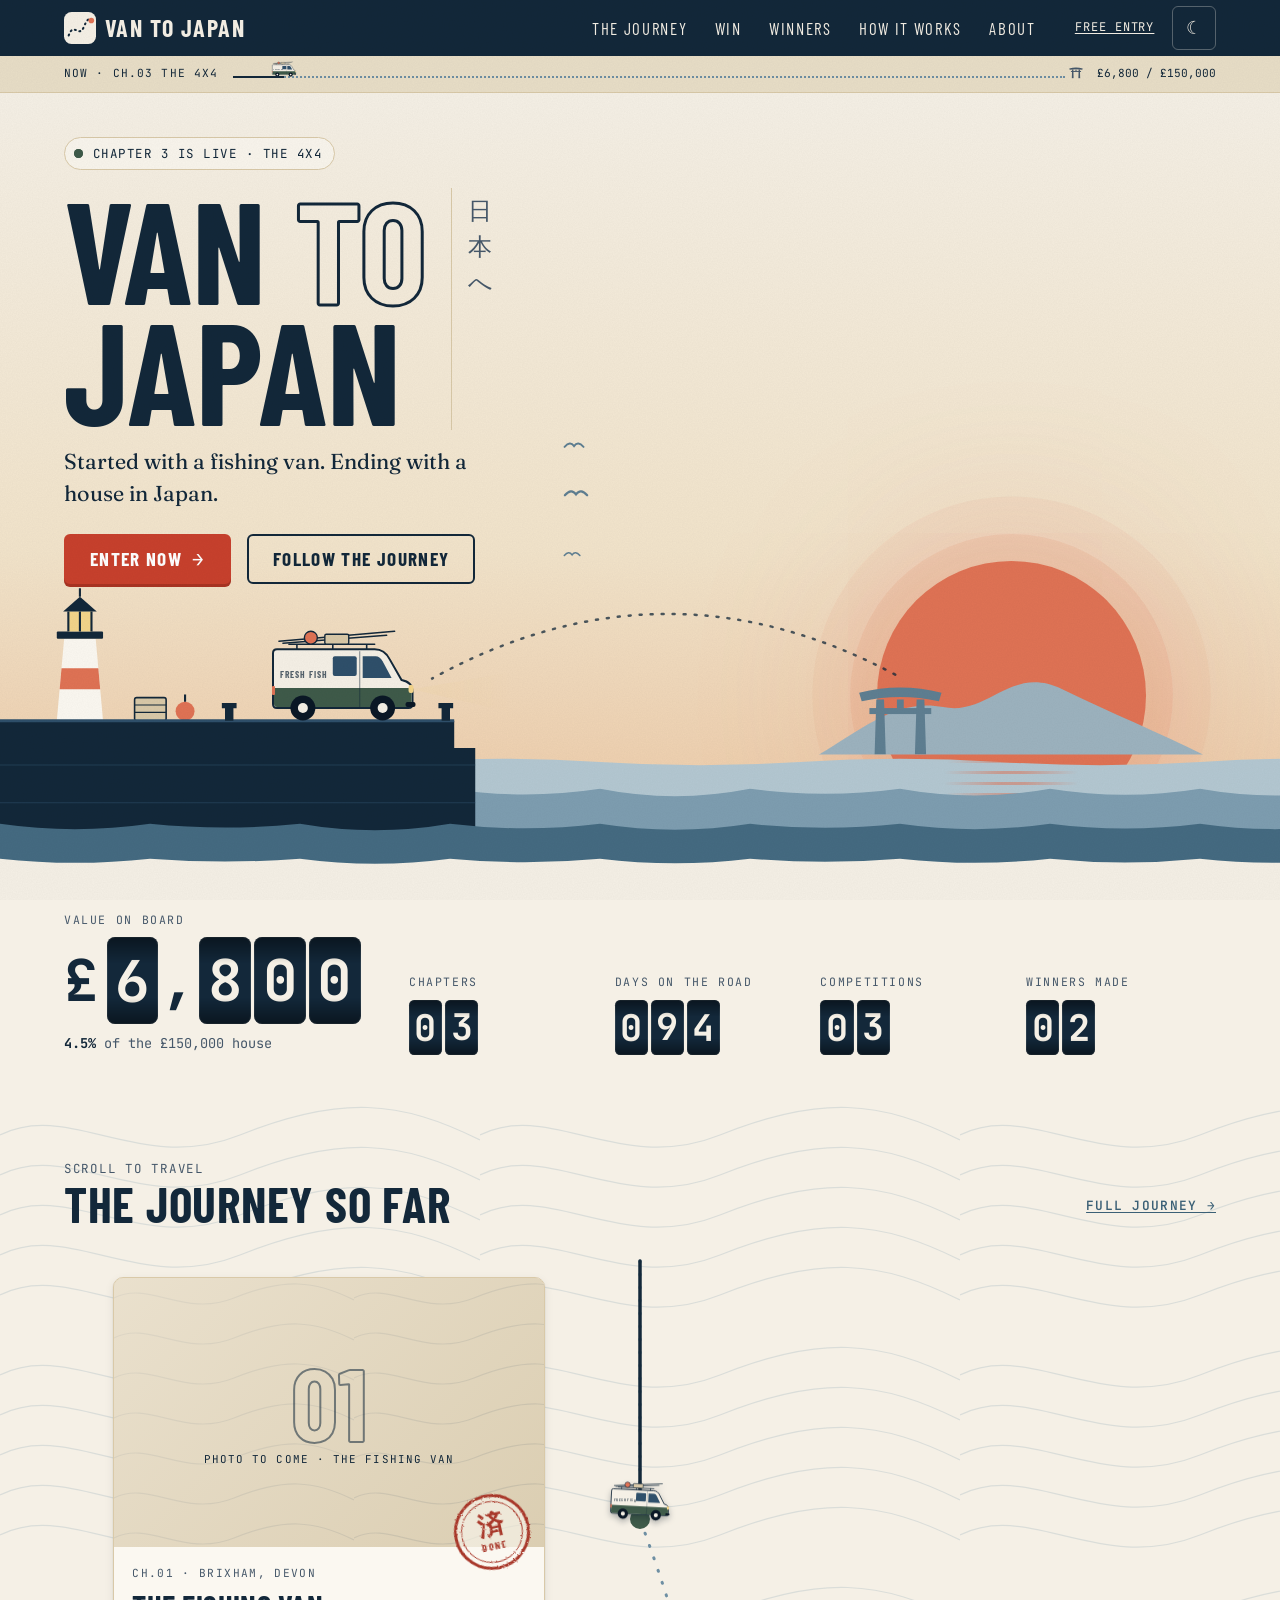
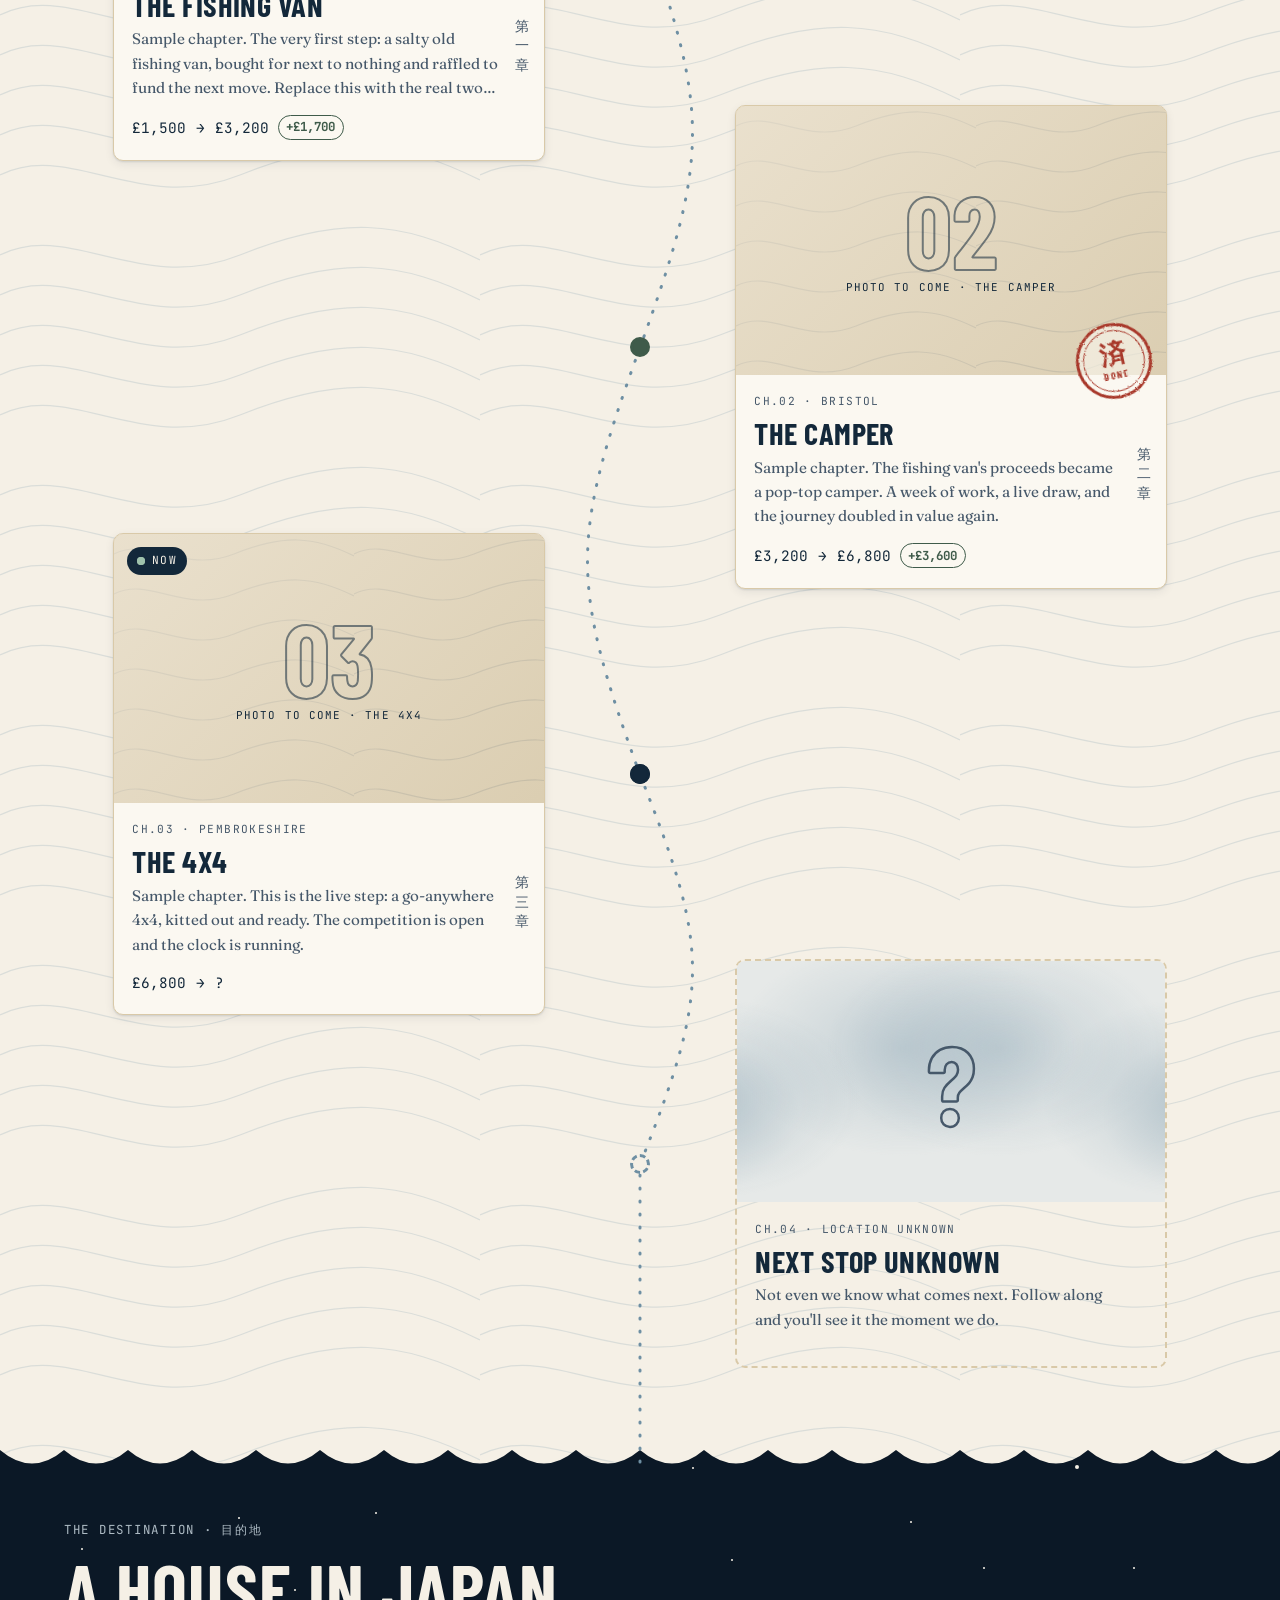
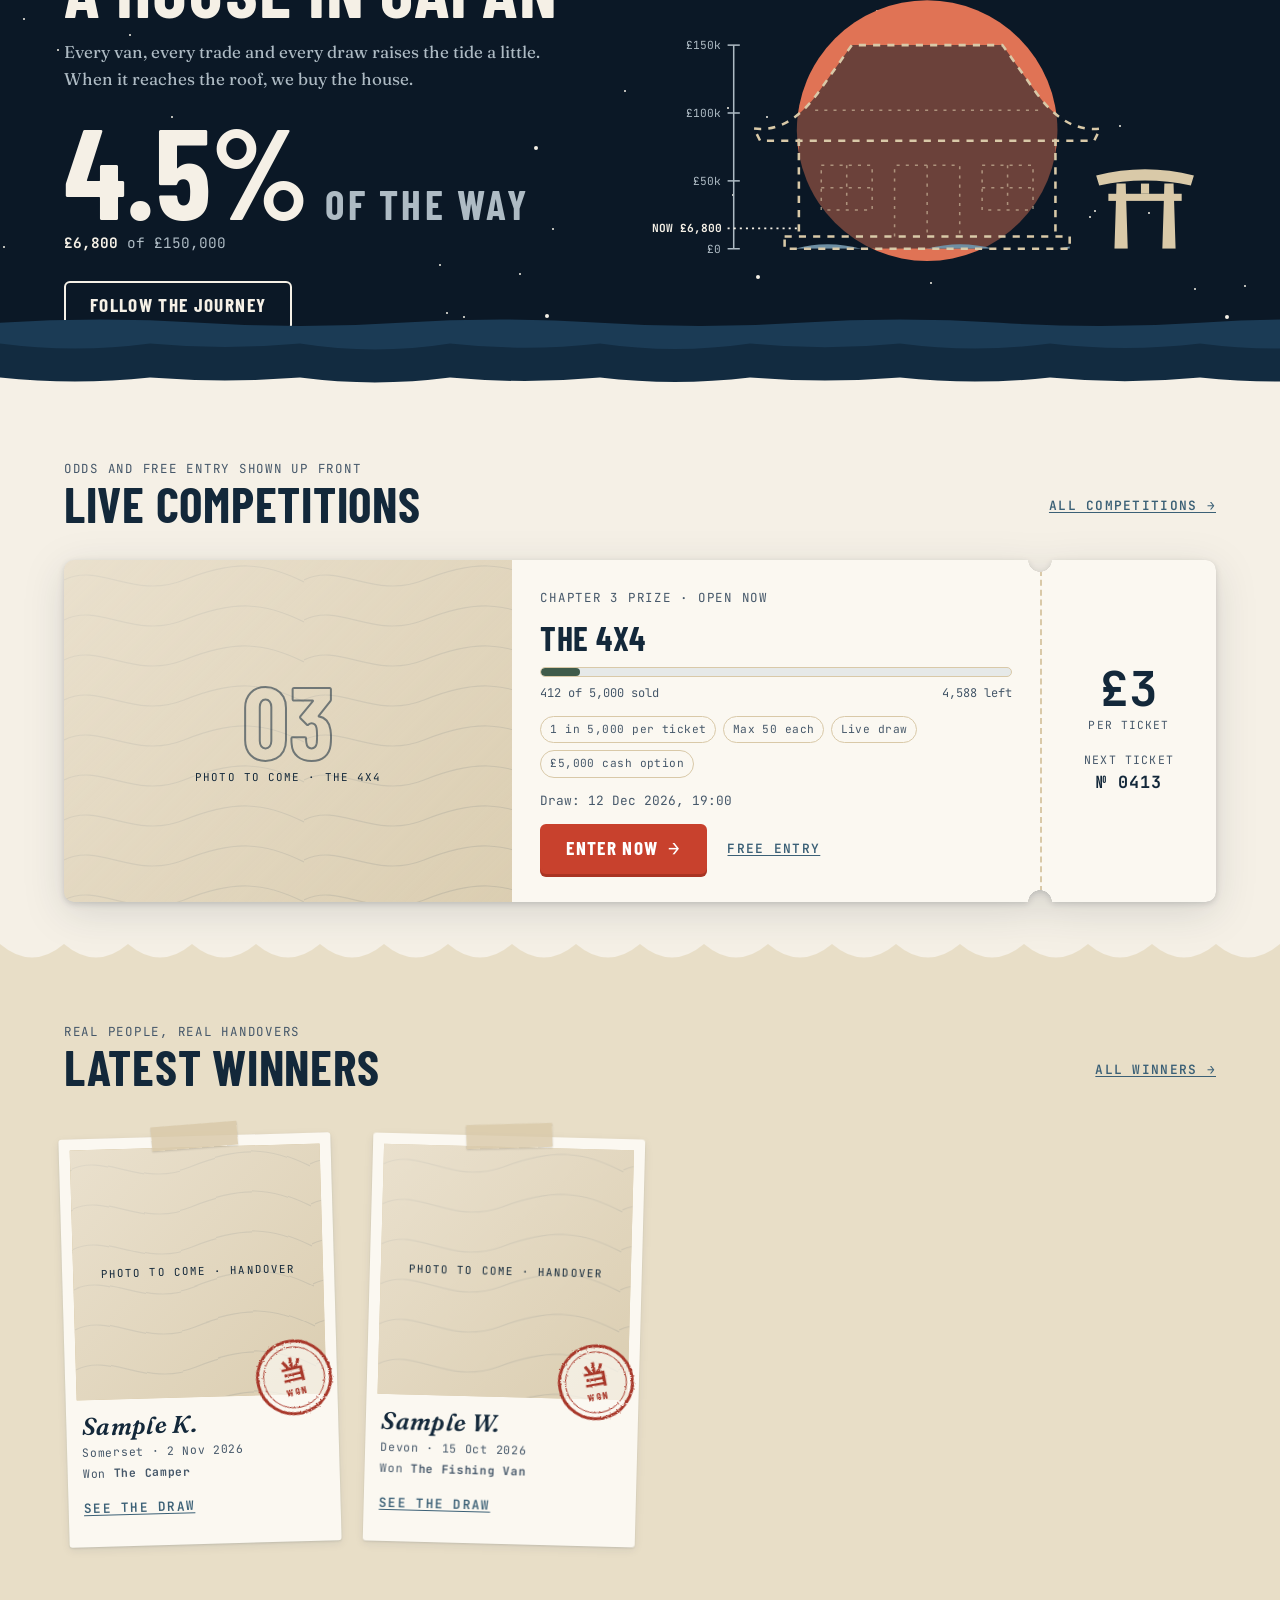
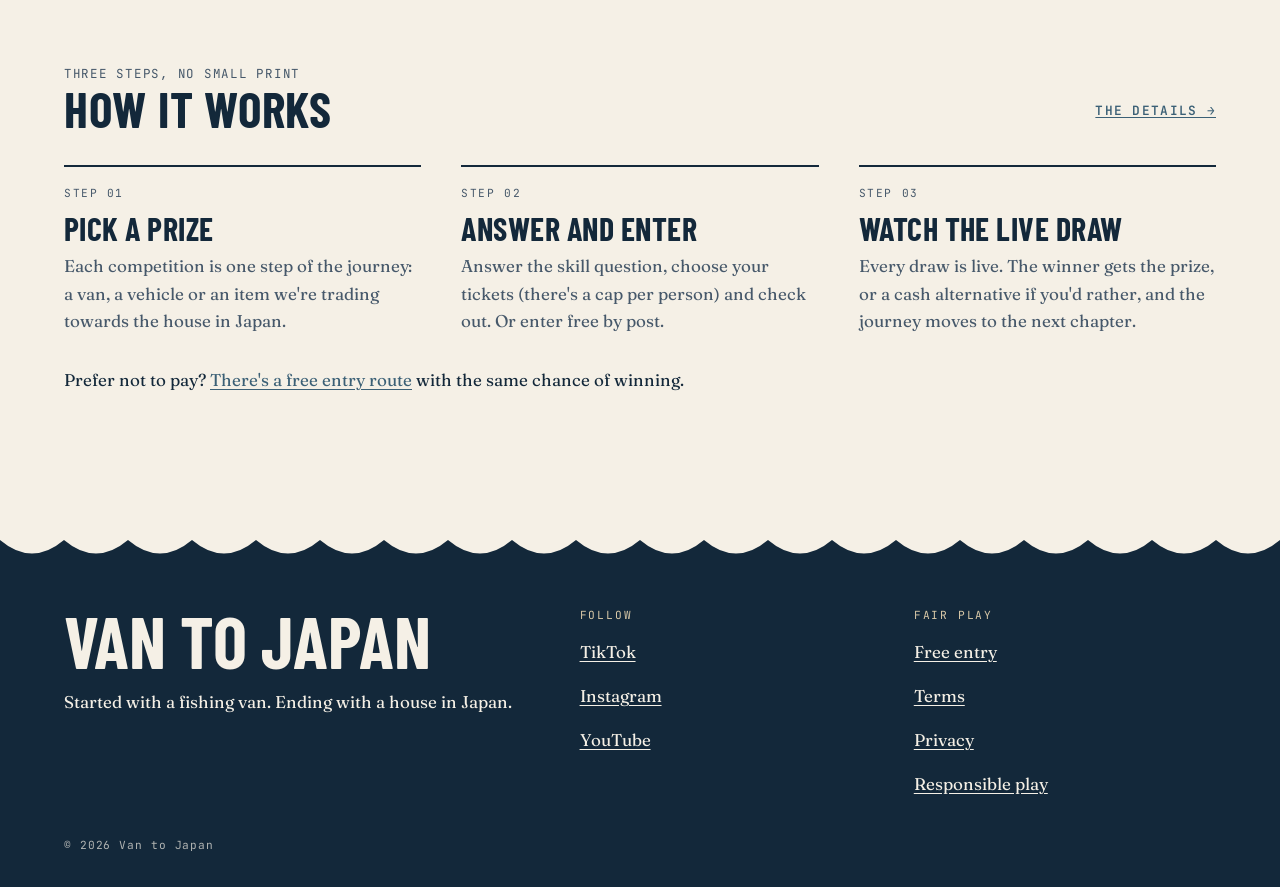
<file: van-to-japan/index.html>
<!doctype html>
<html lang="en-GB">
<head>
<meta charset="utf-8">
<meta name="viewport" content="width=device-width, initial-scale=1, viewport-fit=cover">
<title>Van to Japan</title>
<meta name="description" content="Started with a fishing van. Ending with a house in Japan. Follow the journey and win the vans along the way.">
<meta name="theme-color" content="#13283A">
<link rel="icon" href="assets/favicon.svg" type="image/svg+xml">
<link rel="preconnect" href="https://fonts.googleapis.com">
<link rel="preconnect" href="https://fonts.gstatic.com" crossorigin>
<link rel="stylesheet" href="https://fonts.googleapis.com/css2?family=Barlow+Condensed:wght@400;600;700&family=Fraunces:ital,opsz,wght@0,9..144,400;0,9..144,600;1,9..144,600&family=JetBrains+Mono:wght@400;600;700&display=swap">
<link rel="stylesheet" href="css/tokens.css">
<link rel="stylesheet" href="css/base.css">
<link rel="stylesheet" href="css/components.css">
<link rel="stylesheet" href="css/scene.css">
<script>try{var t=localStorage.getItem('vtj-theme');if(t)document.documentElement.dataset.theme=t}catch(e){}</script>
</head>
<body>
<a class="skip" href="#app">Skip to content</a>
<header id="site-header"></header>
<main id="app" tabindex="-1"><noscript><div class="wrap page-head"><h1>Van to Japan</h1><p>This site needs JavaScript to show the journey.</p></div></noscript></main>
<footer id="site-footer"></footer>
<script src="js/scene.js"></script>
<script src="js/app.js"></script>
</body>
</html>
</file>
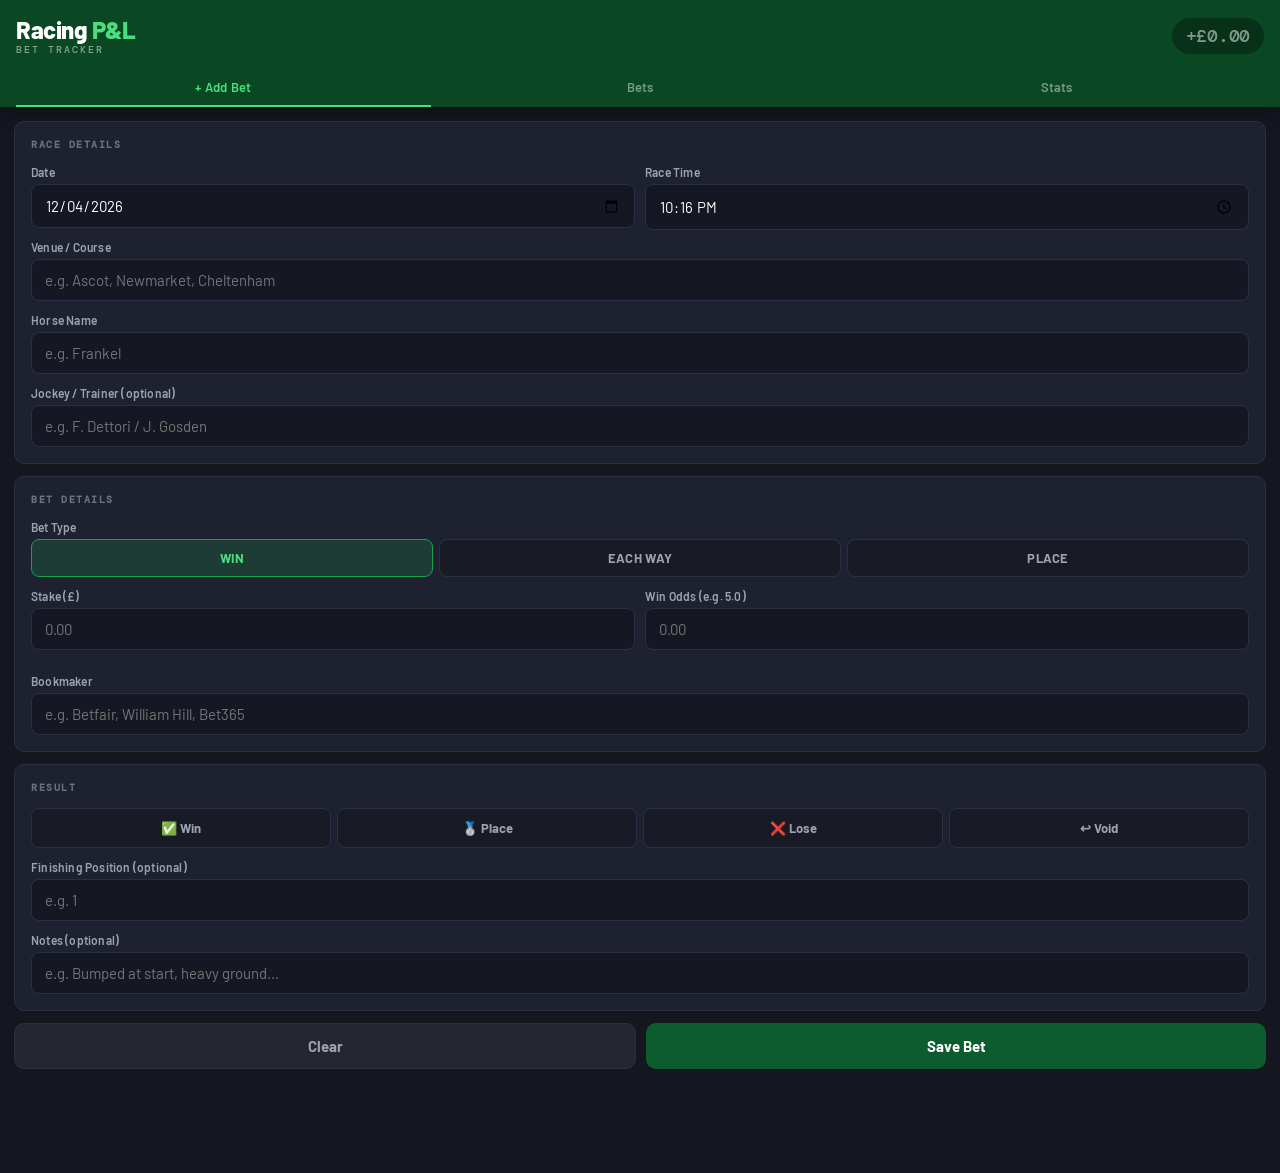
<file: racing-pl.html>
<!DOCTYPE html>
<html lang="en">
<head>
<meta charset="UTF-8">
<meta name="viewport" content="width=device-width, initial-scale=1.0, maximum-scale=1.0, user-scalable=no">
<meta name="apple-mobile-web-app-capable" content="yes">
<meta name="apple-mobile-web-app-status-bar-style" content="black-translucent">
<title>Racing P&L</title>
<style>
@import url('https://fonts.googleapis.com/css2?family=DM+Mono:ital,wght@0,300;0,400;0,500;1,400&family=Barlow:wght@400;500;600;700;800&display=swap');

:root {
  --turf:    #0d5c2e;
  --turf2:   #0a4824;
  --green:   #16a34a;
  --red:     #dc2626;
  --gold:    #ca8a04;
  --gold-lt: #fef9c3;
  --ink:     #0c0e12;
  --dark:    #141720;
  --card:    #1e2230;
  --line:    #2a2f42;
  --mist:    #6b7280;
  --fog:     #9ca3af;
  --paper:   #f4f6fb;
  --white:   #ffffff;
  --radius:  10px;
}

* { box-sizing: border-box; margin: 0; padding: 0; -webkit-tap-highlight-color: transparent; }

body {
  font-family: 'Barlow', sans-serif;
  background: var(--dark);
  color: var(--white);
  min-height: 100vh;
  padding-bottom: 90px;
}

/* ── HEADER ── */
header {
  background: var(--turf2);
  padding: 18px 16px 0;
  position: sticky;
  top: 0;
  z-index: 100;
  box-shadow: 0 2px 20px rgba(0,0,0,0.4);
}
.header-top {
  display: flex;
  justify-content: space-between;
  align-items: flex-start;
  margin-bottom: 14px;
}
.wordmark {
  font-size: 24px;
  font-weight: 800;
  letter-spacing: -0.5px;
  line-height: 1;
}
.wordmark em {
  font-style: normal;
  color: #4ade80;
}
.wordmark span {
  display: block;
  font-size: 10px;
  font-weight: 500;
  letter-spacing: 2px;
  text-transform: uppercase;
  color: rgba(255,255,255,0.5);
  margin-top: 3px;
  font-family: 'DM Mono', monospace;
}
.pl-pill {
  font-family: 'DM Mono', monospace;
  font-size: 18px;
  font-weight: 500;
  padding: 6px 14px;
  border-radius: 30px;
  background: rgba(0,0,0,0.3);
  letter-spacing: -0.3px;
}
.pl-pill.pos { color: #4ade80; }
.pl-pill.neg { color: #f87171; }
.pl-pill.zero { color: rgba(255,255,255,0.5); }

.tabs {
  display: flex;
  gap: 2px;
}
.tab {
  flex: 1;
  padding: 10px 4px;
  font-family: 'Barlow', sans-serif;
  font-size: 13px;
  font-weight: 600;
  color: rgba(255,255,255,0.45);
  background: none;
  border: none;
  border-bottom: 2px solid transparent;
  cursor: pointer;
  transition: all 0.2s;
  letter-spacing: 0.2px;
}
.tab.active {
  color: #4ade80;
  border-bottom-color: #4ade80;
}

/* ── VIEWS ── */
.view { display: none; padding: 14px; }
.view.active { display: block; }

/* ── CARDS ── */
.card {
  background: var(--card);
  border-radius: var(--radius);
  padding: 16px;
  margin-bottom: 12px;
  border: 1px solid var(--line);
}
.card-title {
  font-size: 10px;
  font-weight: 600;
  text-transform: uppercase;
  letter-spacing: 1.5px;
  color: var(--mist);
  font-family: 'DM Mono', monospace;
  margin-bottom: 14px;
}

/* ── FIELDS ── */
.field { margin-bottom: 12px; }
.field:last-child { margin-bottom: 0; }
label {
  display: block;
  font-size: 12px;
  font-weight: 600;
  color: var(--fog);
  margin-bottom: 5px;
  letter-spacing: 0.2px;
}
input[type="text"],
input[type="number"],
input[type="date"],
input[type="time"],
select {
  width: 100%;
  padding: 11px 13px;
  border: 1.5px solid var(--line);
  border-radius: 8px;
  font-family: 'Barlow', sans-serif;
  font-size: 15px;
  color: var(--white);
  background: rgba(0,0,0,0.3);
  outline: none;
  transition: border-color 0.15s;
  -webkit-appearance: none;
}
input:focus, select:focus {
  border-color: #4ade80;
  box-shadow: 0 0 0 3px rgba(74,222,128,0.12);
}
select option { background: var(--dark); color: var(--white); }

.row-2 { display: grid; grid-template-columns: 1fr 1fr; gap: 10px; }
.row-3 { display: grid; grid-template-columns: 1fr 1fr 1fr; gap: 8px; }

/* ── BET TYPE TOGGLE ── */
.bet-type-row {
  display: flex;
  gap: 6px;
  margin-bottom: 12px;
}
.bet-type-btn {
  flex: 1;
  padding: 10px 6px;
  border-radius: 8px;
  border: 1.5px solid var(--line);
  font-family: 'Barlow', sans-serif;
  font-size: 13px;
  font-weight: 700;
  cursor: pointer;
  background: rgba(0,0,0,0.2);
  color: var(--fog);
  transition: all 0.15s;
  letter-spacing: 0.3px;
}
.bet-type-btn.active-win   { background: rgba(22,163,74,0.2);  border-color: var(--green); color: #4ade80; }
.bet-type-btn.active-ew    { background: rgba(202,138,4,0.2);  border-color: var(--gold);  color: #fbbf24; }
.bet-type-btn.active-place { background: rgba(59,130,246,0.2); border-color: #3b82f6;      color: #60a5fa; }

/* ── RESULT BUTTONS ── */
.result-row { display: flex; gap: 6px; }
.result-btn {
  flex: 1;
  padding: 11px 4px;
  border-radius: 8px;
  border: 1.5px solid var(--line);
  font-family: 'Barlow', sans-serif;
  font-size: 13px;
  font-weight: 700;
  cursor: pointer;
  background: rgba(0,0,0,0.2);
  color: var(--fog);
  transition: all 0.15s;
}
.result-btn.sel-win   { background: rgba(22,163,74,0.25);  border-color: var(--green); color: #4ade80; }
.result-btn.sel-place { background: rgba(202,138,4,0.25);  border-color: var(--gold);  color: #fbbf24; }
.result-btn.sel-lose  { background: rgba(220,38,38,0.25);  border-color: var(--red);   color: #f87171; }
.result-btn.sel-void  { background: rgba(107,114,128,0.25);border-color: var(--mist);  color: var(--fog); }

/* ── E/W SECTION ── */
.ew-box {
  background: rgba(202,138,4,0.08);
  border: 1px solid rgba(202,138,4,0.25);
  border-radius: 8px;
  padding: 12px;
  margin-top: 10px;
}
.ew-box .card-title { color: #fbbf24; margin-bottom: 10px; }

/* ── RETURN PREVIEW ── */
.return-preview {
  background: rgba(74,222,128,0.08);
  border: 1px solid rgba(74,222,128,0.2);
  border-radius: 8px;
  padding: 12px 14px;
  margin-top: 10px;
  display: flex;
  justify-content: space-between;
  align-items: center;
}
.return-preview .lbl { font-size: 12px; color: var(--fog); font-weight: 600; }
.return-preview .val {
  font-family: 'DM Mono', monospace;
  font-size: 18px;
  font-weight: 500;
  color: #4ade80;
}

/* ── BUTTONS ── */
.btn-row { display: flex; gap: 10px; margin-top: 4px; }
.btn {
  flex: 1;
  padding: 13px;
  border-radius: 10px;
  border: none;
  font-family: 'Barlow', sans-serif;
  font-size: 15px;
  font-weight: 700;
  cursor: pointer;
  transition: all 0.15s;
}
.btn-primary { background: var(--turf); color: var(--white); }
.btn-primary:active { background: var(--turf2); }
.btn-ghost { background: rgba(255,255,255,0.07); color: var(--fog); border: 1.5px solid var(--line); }
.btn-danger { background: rgba(220,38,38,0.15); color: #f87171; border: 1.5px solid rgba(220,38,38,0.3); }

/* ── TOAST ── */
.toast {
  position: fixed;
  bottom: 100px;
  left: 50%;
  transform: translateX(-50%) translateY(16px);
  background: var(--card);
  color: var(--white);
  border: 1px solid var(--line);
  padding: 10px 20px;
  border-radius: 30px;
  font-size: 13px;
  font-weight: 600;
  opacity: 0;
  transition: all 0.25s;
  pointer-events: none;
  white-space: nowrap;
  z-index: 300;
}
.toast.show { opacity: 1; transform: translateX(-50%) translateY(0); }

/* ── STATS STRIP ── */
.stats-strip {
  display: grid;
  grid-template-columns: repeat(4, 1fr);
  gap: 8px;
  margin-bottom: 12px;
}
.stat-box {
  background: var(--card);
  border: 1px solid var(--line);
  border-radius: var(--radius);
  padding: 12px 8px;
  text-align: center;
}
.stat-num {
  font-family: 'DM Mono', monospace;
  font-size: 17px;
  font-weight: 500;
  line-height: 1;
  margin-bottom: 4px;
}
.stat-num.pos { color: #4ade80; }
.stat-num.neg { color: #f87171; }
.stat-num.neu { color: var(--white); }
.stat-lbl {
  font-size: 9px;
  font-weight: 600;
  text-transform: uppercase;
  letter-spacing: 0.8px;
  color: var(--mist);
}

/* ── BET LIST ── */
.search-bar { position: relative; margin-bottom: 10px; }
.search-bar input { padding-left: 36px; }
.search-icon {
  position: absolute;
  left: 11px;
  top: 50%;
  transform: translateY(-50%);
  color: var(--mist);
  pointer-events: none;
}
.filter-row {
  display: flex;
  gap: 6px;
  overflow-x: auto;
  margin-bottom: 12px;
  padding-bottom: 2px;
  scrollbar-width: none;
}
.filter-row::-webkit-scrollbar { display: none; }
.fchip {
  flex-shrink: 0;
  padding: 5px 12px;
  border-radius: 20px;
  border: 1.5px solid var(--line);
  font-size: 12px;
  font-weight: 600;
  color: var(--fog);
  background: var(--card);
  cursor: pointer;
  transition: all 0.15s;
}
.fchip.active { background: var(--turf); color: var(--white); border-color: var(--turf); }

.bet-card {
  background: var(--card);
  border: 1px solid var(--line);
  border-radius: var(--radius);
  padding: 14px;
  margin-bottom: 10px;
  cursor: pointer;
  transition: transform 0.1s;
  border-left: 4px solid var(--line);
}
.bet-card:active { transform: scale(0.99); }
.bet-card.win   { border-left-color: var(--green); }
.bet-card.place { border-left-color: var(--gold); }
.bet-card.lose  { border-left-color: var(--red); }
.bet-card.void  { border-left-color: var(--mist); }

.bc-top {
  display: flex;
  justify-content: space-between;
  align-items: flex-start;
  margin-bottom: 6px;
}
.bc-horse {
  font-size: 16px;
  font-weight: 700;
  flex: 1;
  padding-right: 8px;
  line-height: 1.2;
}
.bc-pl {
  font-family: 'DM Mono', monospace;
  font-size: 16px;
  font-weight: 500;
  white-space: nowrap;
}
.bc-pl.pos { color: #4ade80; }
.bc-pl.neg { color: #f87171; }
.bc-pl.neu { color: var(--fog); }

.bc-meta {
  font-size: 12px;
  color: var(--mist);
  margin-bottom: 6px;
  font-family: 'DM Mono', monospace;
}
.bc-row {
  display: flex;
  gap: 6px;
  flex-wrap: wrap;
}
.bc-badge {
  font-size: 11px;
  font-weight: 700;
  padding: 2px 8px;
  border-radius: 6px;
  font-family: 'DM Mono', monospace;
  letter-spacing: 0.3px;
}
.badge-win   { background: rgba(22,163,74,0.2);  color: #4ade80; }
.badge-place { background: rgba(202,138,4,0.2);  color: #fbbf24; }
.badge-lose  { background: rgba(220,38,38,0.2);  color: #f87171; }
.badge-void  { background: rgba(107,114,128,0.2);color: var(--fog); }
.badge-ew    { background: rgba(202,138,4,0.15); color: #fbbf24; }
.badge-type  { background: rgba(255,255,255,0.07); color: var(--fog); }

/* ── EMPTY STATE ── */
.empty-state {
  text-align: center;
  padding: 60px 20px;
  color: var(--mist);
}
.empty-state .icon { font-size: 48px; margin-bottom: 14px; opacity: 0.4; }
.empty-state h3 { font-size: 16px; font-weight: 700; margin-bottom: 6px; color: var(--fog); }
.empty-state p  { font-size: 13px; }

/* ── DETAIL ── */
.back-btn {
  display: flex;
  align-items: center;
  gap: 6px;
  background: none;
  border: none;
  font-family: 'Barlow', sans-serif;
  font-size: 14px;
  font-weight: 600;
  color: #4ade80;
  cursor: pointer;
  padding: 0;
  margin-bottom: 16px;
}
.detail-hero {
  background: linear-gradient(135deg, var(--turf2), #0f2d1a);
  border: 1px solid rgba(74,222,128,0.15);
  border-radius: var(--radius);
  padding: 20px;
  margin-bottom: 12px;
}
.dh-horse { font-size: 22px; font-weight: 800; margin-bottom: 4px; }
.dh-meta  { font-size: 13px; color: rgba(255,255,255,0.55); font-family: 'DM Mono', monospace; }
.dh-pl {
  font-family: 'DM Mono', monospace;
  font-size: 36px;
  font-weight: 400;
  margin-top: 14px;
  line-height: 1;
}
.dh-pl.pos { color: #4ade80; }
.dh-pl.neg { color: #f87171; }
.dh-pl.neu { color: var(--fog); }

.detail-row {
  display: flex;
  justify-content: space-between;
  align-items: center;
  padding: 11px 0;
  border-bottom: 1px solid var(--line);
  font-size: 14px;
}
.detail-row:last-child { border-bottom: none; }
.dr-label { color: var(--mist); font-weight: 600; font-size: 12px; }
.dr-value { font-weight: 600; font-family: 'DM Mono', monospace; font-size: 14px; }

/* ── MODAL ── */
.modal-overlay {
  display: none;
  position: fixed;
  inset: 0;
  background: rgba(0,0,0,0.65);
  z-index: 300;
  align-items: flex-end;
}
.modal-overlay.open { display: flex; }
.modal {
  background: var(--card);
  border: 1px solid var(--line);
  border-radius: 20px 20px 0 0;
  padding: 20px;
  width: 100%;
}
.modal h3 { font-size: 16px; font-weight: 700; margin-bottom: 14px; }
.modal-actions { display: flex; flex-direction: column; gap: 8px; }

/* ── P&L CHART ── */
.pl-chart-wrap {
  position: relative;
  height: 120px;
  margin: 4px 0 8px;
}
canvas#plChart { width: 100% !important; height: 120px !important; }

/* ── VENUE BREAKDOWN ── */
.venue-row {
  display: flex;
  justify-content: space-between;
  align-items: center;
  padding: 9px 0;
  border-bottom: 1px solid var(--line);
  font-size: 13px;
}
.venue-row:last-child { border-bottom: none; }
.vr-name { font-weight: 600; }
.vr-stats { font-family: 'DM Mono', monospace; font-size: 12px; color: var(--mist); }
.vr-pl { font-family: 'DM Mono', monospace; font-size: 13px; font-weight: 500; }
.vr-pl.pos { color: #4ade80; }
.vr-pl.neg { color: #f87171; }
</style>
</head>
<body>

<header>
  <div class="header-top">
    <div class="wordmark">
      Racing <em>P&L</em>
      <span>Bet Tracker</span>
    </div>
    <div class="pl-pill zero" id="headerPL">£0.00</div>
  </div>
  <div class="tabs">
    <button class="tab active" onclick="switchTab('add')">+ Add Bet</button>
    <button class="tab" onclick="switchTab('bets')">Bets</button>
    <button class="tab" onclick="switchTab('stats')">Stats</button>
  </div>
</header>

<!-- ══════════════════════════════
     TAB 1 — ADD BET
══════════════════════════════ -->
<div class="view active" id="view-add">

  <div class="card">
    <div class="card-title">Race Details</div>

    <div class="row-2">
      <div class="field">
        <label>Date</label>
        <input type="date" id="f-date">
      </div>
      <div class="field">
        <label>Race Time</label>
        <input type="time" id="f-time">
      </div>
    </div>

    <div class="field">
      <label>Venue / Course</label>
      <input type="text" id="f-venue" placeholder="e.g. Ascot, Newmarket, Cheltenham" list="venue-list">
      <datalist id="venue-list">
        <option>Ascot</option><option>Cheltenham</option><option>Newmarket</option>
        <option>Epsom</option><option>Goodwood</option><option>Sandown</option>
        <option>Kempton</option><option>Haydock</option><option>York</option>
        <option>Doncaster</option><option>Leicester</option><option>Lingfield</option>
        <option>Windsor</option><option>Brighton</option><option>Chepstow</option>
        <option>Exeter</option><option>Huntingdon</option><option>Nottingham</option>
      </datalist>
    </div>

    <div class="field">
      <label>Horse Name</label>
      <input type="text" id="f-horse" placeholder="e.g. Frankel">
    </div>

    <div class="field">
      <label>Jockey / Trainer (optional)</label>
      <input type="text" id="f-jockey" placeholder="e.g. F. Dettori / J. Gosden">
    </div>
  </div>

  <div class="card">
    <div class="card-title">Bet Details</div>

    <div class="field">
      <label>Bet Type</label>
      <div class="bet-type-row">
        <button class="bet-type-btn active-win" data-type="win"   onclick="setBetType('win')">WIN</button>
        <button class="bet-type-btn"            data-type="ew"    onclick="setBetType('ew')">EACH WAY</button>
        <button class="bet-type-btn"            data-type="place" onclick="setBetType('place')">PLACE</button>
      </div>
    </div>

    <div class="row-2">
      <div class="field">
        <label>Stake (£)</label>
        <input type="number" id="f-stake" placeholder="0.00" min="0" step="0.50" oninput="calcReturn()">
      </div>
      <div class="field">
        <label>Win Odds (e.g. 5.0)</label>
        <input type="number" id="f-odds" placeholder="0.00" min="1" step="0.25" oninput="calcReturn()">
      </div>
    </div>

    <!-- E/W fields -->
    <div class="ew-box" id="ewBox" style="display:none">
      <div class="card-title">Each Way Terms</div>
      <div class="row-3">
        <div class="field">
          <label>Place Fraction</label>
          <select id="f-ewfrac" onchange="calcReturn()">
            <option value="0.2">1/5</option>
            <option value="0.25" selected>1/4</option>
            <option value="0.333">1/3</option>
            <option value="0.5">1/2</option>
          </select>
        </div>
        <div class="field">
          <label>Places Paid</label>
          <select id="f-ewplaces" onchange="calcReturn()">
            <option value="2">2</option>
            <option value="3" selected>3</option>
            <option value="4">4</option>
            <option value="5">5</option>
          </select>
        </div>
        <div class="field">
          <label>Place Pos.</label>
          <input type="number" id="f-ewpos" placeholder="e.g. 2" min="1" max="10" oninput="calcReturn()">
        </div>
      </div>
    </div>

    <div class="return-preview" id="returnPreview" style="display:none">
      <span class="lbl">Potential return</span>
      <span class="val" id="potReturn">£0.00</span>
    </div>

    <div class="field" style="margin-top:12px">
      <label>Bookmaker</label>
      <input type="text" id="f-bookie" placeholder="e.g. Betfair, William Hill, Bet365" list="bookie-list">
      <datalist id="bookie-list">
        <option>Betfair</option><option>William Hill</option><option>Bet365</option>
        <option>Paddy Power</option><option>Ladbrokes</option><option>Coral</option>
        <option>Sky Bet</option><option>Betfred</option><option>BoyleSports</option>
      </datalist>
    </div>
  </div>

  <div class="card">
    <div class="card-title">Result</div>
    <div class="result-row">
      <button class="result-btn" data-result="win"   onclick="setResult('win')">✅ Win</button>
      <button class="result-btn" data-result="place" onclick="setResult('place')">🥈 Place</button>
      <button class="result-btn" data-result="lose"  onclick="setResult('lose')">❌ Lose</button>
      <button class="result-btn" data-result="void"  onclick="setResult('void')">↩ Void</button>
    </div>

    <div class="field" style="margin-top:12px">
      <label>Finishing Position (optional)</label>
      <input type="number" id="f-pos" placeholder="e.g. 1" min="1" max="40">
    </div>

    <div class="field">
      <label>Notes (optional)</label>
      <input type="text" id="f-notes" placeholder="e.g. Bumped at start, heavy ground...">
    </div>
  </div>

  <div class="btn-row">
    <button class="btn btn-ghost" onclick="clearForm()">Clear</button>
    <button class="btn btn-primary" onclick="saveBet()">Save Bet</button>
  </div>

</div>

<!-- ══════════════════════════════
     TAB 2 — BETS LIST
══════════════════════════════ -->
<div class="view" id="view-bets">

  <div class="search-bar">
    <span class="search-icon">
      <svg width="15" height="15" viewBox="0 0 24 24" fill="none" stroke="currentColor" stroke-width="2.5"><circle cx="11" cy="11" r="8"/><path d="m21 21-4.35-4.35"/></svg>
    </span>
    <input type="text" id="searchInput" placeholder="Search horse, venue, bookie..." oninput="renderBetsList()">
  </div>

  <div class="filter-row">
    <button class="fchip active" onclick="setFilter('all',this)">All</button>
    <button class="fchip" onclick="setFilter('win',this)">✅ Win</button>
    <button class="fchip" onclick="setFilter('place',this)">🥈 Place</button>
    <button class="fchip" onclick="setFilter('lose',this)">❌ Lose</button>
    <button class="fchip" onclick="setFilter('ew',this)">E/W</button>
    <button class="fchip" onclick="setFilter('void',this)">Void</button>
  </div>

  <div id="betsList"></div>

</div>

<!-- ══════════════════════════════
     TAB 3 — STATS
══════════════════════════════ -->
<div class="view" id="view-stats">

  <div class="stats-strip" id="statsStrip">
    <div class="stat-box"><div class="stat-num neu" id="s-bets">0</div><div class="stat-lbl">Bets</div></div>
    <div class="stat-box"><div class="stat-num neu" id="s-sr">0%</div><div class="stat-lbl">Win Rate</div></div>
    <div class="stat-box"><div class="stat-num neu" id="s-staked">£0</div><div class="stat-lbl">Staked</div></div>
    <div class="stat-box"><div class="stat-num neu" id="s-roi">0%</div><div class="stat-lbl">ROI</div></div>
  </div>

  <div class="card">
    <div class="card-title">P&L Over Time</div>
    <div class="pl-chart-wrap">
      <canvas id="plChart"></canvas>
    </div>
  </div>

  <div class="card">
    <div class="card-title">By Venue</div>
    <div id="venueBreakdown"><p style="color:var(--mist);font-size:13px">No data yet</p></div>
  </div>

  <div class="card">
    <div class="card-title">By Bookmaker</div>
    <div id="bookieBreakdown"><p style="color:var(--mist);font-size:13px">No data yet</p></div>
  </div>

  <div class="card">
    <div class="card-title">Data</div>
    <div class="btn-row">
      <button class="btn btn-ghost" onclick="exportData()">Export JSON</button>
      <button class="btn btn-ghost" onclick="document.getElementById('importFile').click()">Import JSON</button>
    </div>
    <input type="file" id="importFile" accept=".json" style="display:none" onchange="importData(event)">
  </div>

</div>

<!-- ══════════════════════════════
     DETAIL VIEW
══════════════════════════════ -->
<div class="view" id="view-detail" style="display:none; padding:14px;">
  <button class="back-btn" onclick="backToList()">
    <svg width="16" height="16" viewBox="0 0 24 24" fill="none" stroke="currentColor" stroke-width="2.5"><path d="M19 12H5M12 19l-7-7 7-7"/></svg>
    Back
  </button>
  <div id="detailContent"></div>
</div>

<!-- Modal -->
<div class="modal-overlay" id="betModal">
  <div class="modal">
    <h3 id="modalHorse">Options</h3>
    <div class="modal-actions">
      <button class="btn btn-ghost"   onclick="editBetFromModal()">Edit Bet</button>
      <button class="btn btn-danger"  onclick="deleteBetFromModal()">Delete Bet</button>
      <button class="btn btn-ghost"   onclick="closeModal()">Cancel</button>
    </div>
  </div>
</div>

<div class="toast" id="toast"></div>

<script>
// ══════════════════════════
// STATE
// ══════════════════════════
let bets = [];
let betType   = 'win';
let result    = '';
let activeFilter = 'all';
let modalBetId = null;

// ══════════════════════════
// INIT
// ══════════════════════════
document.addEventListener('DOMContentLoaded', () => {
  loadBets();
  const today = new Date().toISOString().split('T')[0];
  document.getElementById('f-date').value = today;
  const now = new Date();
  document.getElementById('f-time').value = `${String(now.getHours()).padStart(2,'0')}:${String(now.getMinutes()).padStart(2,'0')}`;
  updateHeaderPL();
});

// ══════════════════════════
// TABS
// ══════════════════════════
function switchTab(name) {
  document.querySelectorAll('.tab').forEach((t,i) => {
    t.classList.toggle('active', ['add','bets','stats'][i] === name);
  });
  document.querySelectorAll('.view:not(#view-detail)').forEach(v => {
    v.classList.remove('active'); v.style.display = '';
  });
  document.getElementById('view-detail').style.display = 'none';
  const t = document.getElementById('view-' + name);
  t.classList.add('active');
  if (name === 'bets')  renderBetsList();
  if (name === 'stats') renderStats();
}

// ══════════════════════════
// BET TYPE
// ══════════════════════════
function setBetType(type) {
  betType = type;
  document.querySelectorAll('.bet-type-btn').forEach(b => {
    b.className = 'bet-type-btn';
    if (b.dataset.type === type) {
      b.classList.add(type === 'win' ? 'active-win' : type === 'ew' ? 'active-ew' : 'active-place');
    }
  });
  document.getElementById('ewBox').style.display = type === 'ew' ? 'block' : 'none';
  calcReturn();
}

function setResult(r) {
  result = result === r ? '' : r;
  document.querySelectorAll('.result-btn').forEach(b => {
    b.className = 'result-btn';
    if (b.dataset.result === result) b.classList.add('sel-' + result);
  });
}

// ══════════════════════════
// RETURN CALCULATOR
// ══════════════════════════
function calcReturn() {
  const stake = parseFloat(document.getElementById('f-stake').value) || 0;
  const odds  = parseFloat(document.getElementById('f-odds').value) || 0;
  const prev  = document.getElementById('returnPreview');

  if (!stake || !odds) { prev.style.display = 'none'; return; }

  let ret = 0;
  if (betType === 'win') {
    ret = stake * odds;
  } else if (betType === 'place') {
    const frac = parseFloat(document.getElementById('f-ewfrac')?.value || 0.25);
    ret = stake * (1 + (odds - 1) * frac);
  } else if (betType === 'ew') {
    const frac = parseFloat(document.getElementById('f-ewfrac').value || 0.25);
    const winRet   = stake * odds;
    const placeRet = stake * (1 + (odds - 1) * frac);
    ret = winRet + placeRet;
  }

  document.getElementById('potReturn').textContent = '£' + ret.toFixed(2);
  prev.style.display = 'flex';
}

// ══════════════════════════
// CALCULATE P&L
// ══════════════════════════
function calcPL(bet) {
  const stake = bet.stake;
  const odds  = bet.odds;

  if (bet.result === 'void') return 0;

  if (bet.betType === 'win') {
    if (bet.result === 'win')  return stake * odds - stake;
    if (bet.result === 'lose') return -stake;
    return 0;
  }

  if (bet.betType === 'place') {
    const frac = bet.ewFrac || 0.25;
    if (bet.result === 'win' || bet.result === 'place') {
      return stake * (1 + (odds - 1) * frac) - stake;
    }
    return -stake;
  }

  if (bet.betType === 'ew') {
    const frac      = bet.ewFrac || 0.25;
    const places    = bet.ewPlaces || 3;
    const pos       = bet.ewPos;
    const totalStake = stake * 2; // E/W = 2x stake

    if (bet.result === 'win') {
      const winRet   = stake * odds;
      const placeRet = stake * (1 + (odds - 1) * frac);
      return winRet + placeRet - totalStake;
    }
    if (bet.result === 'place') {
      // Win leg lost, place leg won
      const placeRet = stake * (1 + (odds - 1) * frac);
      return placeRet - totalStake;
    }
    if (bet.result === 'lose') return -totalStake;
    return 0;
  }

  return 0;
}

function effectiveStake(bet) {
  return bet.betType === 'ew' ? bet.stake * 2 : bet.stake;
}

// ══════════════════════════
// SAVE
// ══════════════════════════
function saveBet() {
  const horse = document.getElementById('f-horse').value.trim();
  const venue = document.getElementById('f-venue').value.trim();
  const stake = parseFloat(document.getElementById('f-stake').value);
  const odds  = parseFloat(document.getElementById('f-odds').value);

  if (!horse)         { showToast('Enter a horse name'); return; }
  if (!venue)         { showToast('Enter a venue'); return; }
  if (!stake || stake <= 0) { showToast('Enter a valid stake'); return; }
  if (!odds  || odds  <= 1) { showToast('Enter valid odds (e.g. 5.0)'); return; }
  if (!result)        { showToast('Select a result'); return; }

  const bet = {
    id:       Date.now().toString(),
    date:     document.getElementById('f-date').value,
    time:     document.getElementById('f-time').value,
    venue,
    horse,
    jockey:   document.getElementById('f-jockey').value.trim(),
    betType,
    stake,
    odds,
    ewFrac:   betType === 'ew' ? parseFloat(document.getElementById('f-ewfrac').value) : null,
    ewPlaces: betType === 'ew' ? parseInt(document.getElementById('f-ewplaces').value) : null,
    ewPos:    betType === 'ew' ? parseInt(document.getElementById('f-ewpos').value) || null : null,
    bookie:   document.getElementById('f-bookie').value.trim(),
    result,
    pos:      parseInt(document.getElementById('f-pos').value) || null,
    notes:    document.getElementById('f-notes').value.trim(),
    created:  new Date().toISOString(),
  };

  const editId = document.getElementById('view-add').dataset.editId;
  if (editId) {
    const idx = bets.findIndex(b => b.id === editId);
    if (idx > -1) { bet.id = editId; bet.created = bets[idx].created; bets[idx] = bet; }
    delete document.getElementById('view-add').dataset.editId;
    showToast('Bet updated ✓');
  } else {
    bets.unshift(bet);
    showToast('Bet saved ✓');
  }

  persistBets();
  clearForm();
  updateHeaderPL();
}

function clearForm() {
  ['f-horse','f-venue','f-jockey','f-stake','f-odds','f-bookie','f-pos','f-notes','f-ewpos'].forEach(id => {
    const el = document.getElementById(id);
    if (el) el.value = '';
  });
  const today = new Date().toISOString().split('T')[0];
  document.getElementById('f-date').value = today;
  const now = new Date();
  document.getElementById('f-time').value = `${String(now.getHours()).padStart(2,'0')}:${String(now.getMinutes()).padStart(2,'0')}`;
  setBetType('win');
  result = '';
  document.querySelectorAll('.result-btn').forEach(b => b.className = 'result-btn');
  document.getElementById('returnPreview').style.display = 'none';
  delete document.getElementById('view-add').dataset.editId;
}

// ══════════════════════════
// PERSIST
// ══════════════════════════
function persistBets() { localStorage.setItem('racing_pl_bets', JSON.stringify(bets)); }
function loadBets() {
  try { bets = JSON.parse(localStorage.getItem('racing_pl_bets') || '[]'); } catch { bets = []; }
}

// ══════════════════════════
// HEADER P&L
// ══════════════════════════
function updateHeaderPL() {
  const total = bets.reduce((s, b) => s + calcPL(b), 0);
  const el = document.getElementById('headerPL');
  el.textContent = (total >= 0 ? '+' : '') + '£' + total.toFixed(2);
  el.className = 'pl-pill ' + (total > 0 ? 'pos' : total < 0 ? 'neg' : 'zero');
}

// ══════════════════════════
// LIST
// ══════════════════════════
function setFilter(f, btn) {
  activeFilter = f;
  document.querySelectorAll('.fchip').forEach(c => c.classList.remove('active'));
  btn.classList.add('active');
  renderBetsList();
}

function renderBetsList() {
  const q = (document.getElementById('searchInput').value || '').toLowerCase();
  let filtered = bets.filter(b => {
    const text = [b.horse, b.venue, b.bookie, b.jockey, b.notes].join(' ').toLowerCase();
    if (q && !text.includes(q)) return false;
    if (activeFilter === 'win')   return b.result === 'win';
    if (activeFilter === 'place') return b.result === 'place';
    if (activeFilter === 'lose')  return b.result === 'lose';
    if (activeFilter === 'void')  return b.result === 'void';
    if (activeFilter === 'ew')    return b.betType === 'ew';
    return true;
  });

  const el = document.getElementById('betsList');
  if (!filtered.length) {
    el.innerHTML = `<div class="empty-state"><div class="icon">🏇</div><h3>No bets yet</h3><p>Tap <strong>+ Add Bet</strong> to get started</p></div>`;
    return;
  }

  el.innerHTML = filtered.map(b => {
    const pl = calcPL(b);
    const plStr = (pl >= 0 ? '+' : '') + '£' + pl.toFixed(2);
    const plCls = pl > 0 ? 'pos' : pl < 0 ? 'neg' : 'neu';
    const typeLabel = b.betType === 'ew' ? 'E/W' : b.betType.toUpperCase();
    const oddsLabel = b.odds + '/1';
    return `
    <div class="bet-card ${b.result}" onclick="openDetail('${b.id}')">
      <div class="bc-top">
        <div class="bc-horse">${esc(b.horse)}</div>
        <div class="bc-pl ${plCls}">${b.result === 'void' ? 'VOID' : plStr}</div>
      </div>
      <div class="bc-meta">${fmtDate(b.date)} ${b.time ? b.time : ''} · ${esc(b.venue)}</div>
      <div class="bc-row">
        <span class="bc-badge badge-${b.result}">${b.result.toUpperCase()}</span>
        <span class="bc-badge badge-type">${typeLabel}</span>
        <span class="bc-badge badge-type">@${b.odds}</span>
        <span class="bc-badge badge-type">£${effectiveStake(b).toFixed(2)}</span>
        ${b.bookie ? `<span class="bc-badge badge-type">${esc(b.bookie)}</span>` : ''}
      </div>
    </div>`;
  }).join('');
}

// ══════════════════════════
// DETAIL
// ══════════════════════════
function openDetail(id) {
  const b = bets.find(x => x.id === id);
  if (!b) return;
  const pl = calcPL(b);
  const plStr = (pl >= 0 ? '+' : '') + '£' + pl.toFixed(2);
  const plCls = pl > 0 ? 'pos' : pl < 0 ? 'neg' : 'neu';

  const ewTerms = b.betType === 'ew'
    ? `${fractionLabel(b.ewFrac)} odds, ${b.ewPlaces} places${b.ewPos ? ', finished ' + b.ewPos : ''}`
    : '—';

  document.getElementById('detailContent').innerHTML = `
    <div class="detail-hero">
      <div class="dh-horse">${esc(b.horse)}</div>
      <div class="dh-meta">${fmtDate(b.date)}${b.time ? ' · ' + b.time : ''} · ${esc(b.venue)}</div>
      <div class="dh-pl ${plCls}">${b.result === 'void' ? 'VOID' : plStr}</div>
    </div>

    <div class="card">
      ${dr('Result',    b.result.toUpperCase())}
      ${dr('Bet Type',  b.betType === 'ew' ? 'Each Way' : b.betType === 'win' ? 'Win' : 'Place')}
      ${dr('Odds',      b.odds + '/1')}
      ${dr('Stake',     '£' + b.stake.toFixed(2))}
      ${dr('Total Staked', '£' + effectiveStake(b).toFixed(2))}
      ${b.betType === 'ew' ? dr('E/W Terms', ewTerms) : ''}
      ${dr('P&L',       b.result === 'void' ? 'VOID' : plStr)}
      ${b.pos    ? dr('Finished', b.pos + getSuffix(b.pos)) : ''}
      ${b.jockey ? dr('Jockey / Trainer', b.jockey) : ''}
      ${b.bookie ? dr('Bookmaker', b.bookie) : ''}
      ${b.notes  ? dr('Notes', b.notes) : ''}
    </div>

    <div class="btn-row">
      <button class="btn btn-ghost"  onclick="openModal('${b.id}')">Options</button>
      <button class="btn btn-primary" onclick="editBet('${b.id}')">Edit</button>
    </div>
  `;

  document.querySelectorAll('.view').forEach(v => { v.classList.remove('active'); v.style.display = ''; });
  const dv = document.getElementById('view-detail');
  dv.style.display = 'block';
  dv.classList.add('active');
  window.scrollTo(0,0);
}

function dr(label, value) {
  return `<div class="detail-row"><span class="dr-label">${label}</span><span class="dr-value">${esc(String(value))}</span></div>`;
}

function backToList() {
  document.getElementById('view-detail').style.display = 'none';
  document.getElementById('view-detail').classList.remove('active');
  switchTab('bets');
}

// ══════════════════════════
// EDIT / DELETE
// ══════════════════════════
function editBet(id) {
  const b = bets.find(x => x.id === id);
  if (!b) return;
  closeModal();

  document.getElementById('f-date').value   = b.date;
  document.getElementById('f-time').value   = b.time || '';
  document.getElementById('f-venue').value  = b.venue;
  document.getElementById('f-horse').value  = b.horse;
  document.getElementById('f-jockey').value = b.jockey || '';
  document.getElementById('f-stake').value  = b.stake;
  document.getElementById('f-odds').value   = b.odds;
  document.getElementById('f-bookie').value = b.bookie || '';
  document.getElementById('f-pos').value    = b.pos || '';
  document.getElementById('f-notes').value  = b.notes || '';

  setBetType(b.betType);
  if (b.betType === 'ew') {
    document.getElementById('f-ewfrac').value   = b.ewFrac || 0.25;
    document.getElementById('f-ewplaces').value = b.ewPlaces || 3;
    document.getElementById('f-ewpos').value    = b.ewPos || '';
  }

  result = b.result;
  document.querySelectorAll('.result-btn').forEach(btn => {
    btn.className = 'result-btn';
    if (btn.dataset.result === result) btn.classList.add('sel-' + result);
  });

  document.getElementById('view-add').dataset.editId = id;

  document.getElementById('view-detail').style.display = 'none';
  document.getElementById('view-detail').classList.remove('active');
  switchTab('add');
  calcReturn();
  window.scrollTo(0,0);
}

function deleteBet(id) {
  bets = bets.filter(b => b.id !== id);
  persistBets();
  updateHeaderPL();
  showToast('Bet deleted');
  closeModal();
  backToList();
}

// ══════════════════════════
// MODAL
// ══════════════════════════
function openModal(id) {
  modalBetId = id;
  const b = bets.find(x => x.id === id);
  document.getElementById('modalHorse').textContent = b ? b.horse : 'Options';
  document.getElementById('betModal').classList.add('open');
}
function closeModal() { document.getElementById('betModal').classList.remove('open'); }
function editBetFromModal()   { editBet(modalBetId); }
function deleteBetFromModal() { deleteBet(modalBetId); }
document.getElementById('betModal').addEventListener('click', e => {
  if (e.target === document.getElementById('betModal')) closeModal();
});

// ══════════════════════════
// STATS
// ══════════════════════════
function renderStats() {
  const settled = bets.filter(b => b.result !== 'void');
  const wins    = settled.filter(b => b.result === 'win').length;
  const totalPL = bets.reduce((s,b) => s + calcPL(b), 0);
  const staked  = settled.reduce((s,b) => s + effectiveStake(b), 0);
  const roi     = staked > 0 ? (totalPL / staked * 100) : 0;

  document.getElementById('s-bets').textContent = bets.length;
  document.getElementById('s-bets').className   = 'stat-num neu';

  document.getElementById('s-sr').textContent = settled.length ? Math.round(wins/settled.length*100)+'%' : '0%';
  document.getElementById('s-sr').className   = 'stat-num neu';

  document.getElementById('s-staked').textContent = '£'+Math.round(staked);
  document.getElementById('s-staked').className   = 'stat-num neu';

  const roiEl = document.getElementById('s-roi');
  roiEl.textContent = (roi >= 0 ? '+' : '') + roi.toFixed(1) + '%';
  roiEl.className   = 'stat-num ' + (roi > 0 ? 'pos' : roi < 0 ? 'neg' : 'neu');

  // P&L chart
  drawChart();

  // Venue breakdown
  renderBreakdown('venueBreakdown', 'venue');
  renderBreakdown('bookieBreakdown', 'bookie');
}

function renderBreakdown(elId, key) {
  const map = {};
  bets.forEach(b => {
    const k = b[key] || 'Unknown';
    if (!map[k]) map[k] = { bets: 0, pl: 0, staked: 0 };
    map[k].bets++;
    map[k].pl     += calcPL(b);
    map[k].staked += effectiveStake(b);
  });
  const sorted = Object.entries(map).sort((a,b) => b[1].pl - a[1].pl);
  const el = document.getElementById(elId);
  if (!sorted.length) { el.innerHTML = '<p style="color:var(--mist);font-size:13px">No data yet</p>'; return; }
  el.innerHTML = sorted.map(([name, d]) => `
    <div class="venue-row">
      <div>
        <div class="vr-name">${esc(name)}</div>
        <div class="vr-stats">${d.bets} bets · £${d.staked.toFixed(2)} staked</div>
      </div>
      <div class="vr-pl ${d.pl >= 0 ? 'pos' : 'neg'}">${d.pl >= 0 ? '+' : ''}£${d.pl.toFixed(2)}</div>
    </div>`).join('');
}

function drawChart() {
  const canvas = document.getElementById('plChart');
  const ctx    = canvas.getContext('2d');
  canvas.width  = canvas.offsetWidth * window.devicePixelRatio;
  canvas.height = 120 * window.devicePixelRatio;
  ctx.scale(window.devicePixelRatio, window.devicePixelRatio);
  const W = canvas.offsetWidth, H = 120;
  ctx.clearRect(0, 0, W, H);

  // Build running P&L
  const sorted = [...bets].sort((a,b) => (a.date+a.time) > (b.date+b.time) ? 1 : -1);
  if (sorted.length < 2) {
    ctx.fillStyle = 'rgba(107,114,128,0.5)';
    ctx.font = '13px Barlow, sans-serif';
    ctx.textAlign = 'center';
    ctx.fillText('Add more bets to see your P&L chart', W/2, H/2);
    return;
  }

  const points = [];
  let running = 0;
  points.push(0);
  sorted.forEach(b => { running += calcPL(b); points.push(running); });

  const min = Math.min(...points);
  const max = Math.max(...points);
  const range = max - min || 1;
  const pad = { t: 14, b: 14, l: 10, r: 10 };
  const iW = W - pad.l - pad.r;
  const iH = H - pad.t - pad.b;

  const px = (i) => pad.l + (i / (points.length - 1)) * iW;
  const py = (v) => pad.t + (1 - (v - min) / range) * iH;

  // Zero line
  if (min < 0 && max > 0) {
    ctx.strokeStyle = 'rgba(255,255,255,0.1)';
    ctx.lineWidth = 1;
    ctx.setLineDash([4,4]);
    const zy = py(0);
    ctx.beginPath(); ctx.moveTo(pad.l, zy); ctx.lineTo(W - pad.r, zy); ctx.stroke();
    ctx.setLineDash([]);
  }

  // Gradient fill
  const finalPL = points[points.length - 1];
  const grad = ctx.createLinearGradient(0, pad.t, 0, H - pad.b);
  if (finalPL >= 0) {
    grad.addColorStop(0, 'rgba(74,222,128,0.3)');
    grad.addColorStop(1, 'rgba(74,222,128,0.02)');
  } else {
    grad.addColorStop(0, 'rgba(248,113,113,0.02)');
    grad.addColorStop(1, 'rgba(248,113,113,0.3)');
  }

  ctx.beginPath();
  ctx.moveTo(px(0), py(points[0]));
  points.forEach((v, i) => { if (i > 0) ctx.lineTo(px(i), py(v)); });
  ctx.lineTo(px(points.length-1), H - pad.b);
  ctx.lineTo(px(0), H - pad.b);
  ctx.closePath();
  ctx.fillStyle = grad;
  ctx.fill();

  // Line
  ctx.beginPath();
  ctx.moveTo(px(0), py(points[0]));
  points.forEach((v, i) => { if (i > 0) ctx.lineTo(px(i), py(v)); });
  ctx.strokeStyle = finalPL >= 0 ? '#4ade80' : '#f87171';
  ctx.lineWidth = 2;
  ctx.lineJoin = 'round';
  ctx.stroke();

  // Final dot
  ctx.beginPath();
  ctx.arc(px(points.length-1), py(points[points.length-1]), 4, 0, Math.PI*2);
  ctx.fillStyle = finalPL >= 0 ? '#4ade80' : '#f87171';
  ctx.fill();
}

// ══════════════════════════
// IMPORT / EXPORT
// ══════════════════════════
function exportData() {
  const blob = new Blob([JSON.stringify(bets, null, 2)], {type:'application/json'});
  const url  = URL.createObjectURL(blob);
  const a    = document.createElement('a');
  a.href = url;
  a.download = `racing-pl-${new Date().toISOString().split('T')[0]}.json`;
  a.click();
  URL.revokeObjectURL(url);
}

function importData(e) {
  const file = e.target.files[0];
  if (!file) return;
  const reader = new FileReader();
  reader.onload = ev => {
    try {
      const imported = JSON.parse(ev.target.result);
      if (!Array.isArray(imported)) throw new Error();
      bets = [...imported, ...bets].filter((b,i,arr) => arr.findIndex(x=>x.id===b.id)===i);
      persistBets(); updateHeaderPL();
      showToast(`Imported ${imported.length} bets ✓`);
      renderStats();
    } catch { showToast('Invalid file'); }
  };
  reader.readAsText(file);
  e.target.value = '';
}

// ══════════════════════════
// HELPERS
// ══════════════════════════
function showToast(msg) {
  const t = document.getElementById('toast');
  t.textContent = msg;
  t.classList.add('show');
  setTimeout(() => t.classList.remove('show'), 2400);
}

function fmtDate(d) {
  if (!d) return '';
  const [y,m,day] = d.split('-');
  const months = ['Jan','Feb','Mar','Apr','May','Jun','Jul','Aug','Sep','Oct','Nov','Dec'];
  return `${parseInt(day)} ${months[parseInt(m)-1]} ${y}`;
}

function fractionLabel(f) {
  const map = {'0.2':'1/5','0.25':'1/4','0.333':'1/3','0.5':'1/2'};
  return map[String(f)] || String(f);
}

function getSuffix(n) {
  if (n===1) return 'st'; if (n===2) return 'nd'; if (n===3) return 'rd'; return 'th';
}

function esc(s) {
  return (s||'').replace(/&/g,'&amp;').replace(/</g,'&lt;').replace(/>/g,'&gt;');
}
</script>
</body>
</html>
</file>
<file: van-to-japan/css/tokens.css>
/* Design tokens: "Tide to Torii"
   Layout concept: the page is one voyage. A harbour scene opens it, a dashed route runs
   down through the chapters, and it lands at a torii and a house that fills like a tide gauge. */
:root {
  /* Brand palette (from the design brief) */
  --colour-ink: #13283A;      /* Deep Sea */
  --colour-paper: #F5F0E6;    /* Washi */
  --colour-sand: #D9C9A8;     /* Weathered Sand */
  --colour-kelp: #3F5B4A;     /* Kelp */
  --colour-torii: #C8412D;    /* Torii Red: main action only */
  --colour-tide: #6E8FA3;     /* Tide */
  --colour-mist: #E6E9E8;     /* Mist */

  /* Derived tints, added so text pairs meet WCAG AA */
  --colour-torii-dark: #A93423;
  --colour-tide-text: #3B6076;
  --colour-hanko: #A8372A;
  --colour-ink-soft: #46586A;
  --colour-night: #0B1826;

  /* Semantic tokens (light: "Day") */
  --bg: #F5F0E6;
  --text: #13283A;
  --muted: #46586A;
  --surface: #FBF8F1;
  --panel: #E8DEC7;
  --line: #D9C9A8;
  --link: #3B6076;
  --good: #3F5B4A;
  --stamp: #A8372A;
  --bar-bg: #E6E9E8;
  --chrome: #13283A;
  --chrome-text: #F5F0E6;
  --focus: #3B6076;
  --fog: rgba(110, 143, 163, .28);
  --odo-bg: #13283A;
  --odo-fg: #F5F0E6;

  /* Scene tokens (hero illustration) */
  --sky-1: #F5F0E6;
  --sky-2: #F2E4CB;
  --sky-3: #EDC7A2;
  --sun: #E07355;
  --sun-glow: rgba(224, 115, 85, .32);
  --sea-1: #B4C8D2;
  --sea-2: #7E9EB1;
  --sea-3: #456B82;
  --far: #9DB3BF;
  --far-2: #5F7F92;
  --quay: #13283A;
  --quay-edge: #2F506B;
  --lamp: #F3D58A;
  --lh-body: #FBF8F1;
  --stars: 0;
  --gulls: visible;
  --beam: 0;
  --van-body: #F5F0E6;
  --van-band: #3F5B4A;
  --van-glass: #2F506B;
  --van-wheel: #0B1826;
  --van-line: #13283A;
  --van-lamp: #F3D58A;

  /* Destination band: always night, in both themes */
  --dest-bg: #0B1826;
  --dest-text: #F5F0E6;
  --dest-muted: #AEBBC4;
  --dest-sun: #E07355;
  --dest-tide: #6E8FA3;
  --dest-line: #D9C9A8;

  /* Type */
  --font-display: 'Barlow Condensed', 'Archivo Narrow', 'Arial Narrow', Impact, sans-serif;
  --font-body: 'Fraunces', 'Source Serif 4', Georgia, 'Times New Roman', serif;
  --font-mono: 'JetBrains Mono', 'IBM Plex Mono', ui-monospace, 'SF Mono', Menlo, Consolas, monospace;
  --font-jp: 'Hiragino Mincho ProN', 'Yu Mincho', 'Noto Serif JP', 'Noto Serif CJK JP', serif;

  /* Spacing, radius, shadow */
  --space-1: .25rem;
  --space-2: .5rem;
  --space-3: .75rem;
  --space-4: 1rem;
  --space-5: 1.5rem;
  --space-6: 2rem;
  --space-7: 3.5rem;
  --space-8: 5.5rem;
  --radius: 10px;
  --radius-sm: 6px;
  --shadow-1: 0 1px 2px rgba(19, 40, 58, .12), 0 3px 10px rgba(19, 40, 58, .08);
  --shadow-2: 0 10px 30px rgba(19, 40, 58, .2);
  --measure: 62ch;
  --wrap: 72rem;
  --ease: 200ms cubic-bezier(.2, .7, .2, 1);
}

/* Dark mode: "Night Fishing" */
@media (prefers-color-scheme: dark) {
  :root:not([data-theme="light"]) {
    color-scheme: dark;
    --bg: #13283A; --text: #F5F0E6; --muted: #B7C2C9; --surface: #1A3349; --panel: #1D3A52;
    --line: #3A566F; --link: #9CC0D4; --good: #9FC2AC; --stamp: #E8826F; --bar-bg: #2C4861;
    --chrome: #0B1826; --focus: #9CC0D4; --fog: rgba(156, 192, 212, .16);
    --odo-bg: #0B1826; --odo-fg: #F5F0E6;
    --sky-1: #081421; --sky-2: #0E2236; --sky-3: #1B3B55;
    --sun: #EFE7D3; --sun-glow: rgba(239, 231, 211, .22);
    --sea-1: #21455F; --sea-2: #19364D; --sea-3: #122B40;
    --far: #2A4C66; --far-2: #47708F;
    --quay: #040B12; --quay-edge: #17324A; --lamp: #FFE08A; --lh-body: #C9C4B6;
    --stars: 1; --beam: .5; --gulls: hidden;
    --van-body: #D9D3C5; --van-band: #2F4739;
    --shadow-1: 0 1px 2px rgba(0, 0, 0, .4), 0 3px 10px rgba(0, 0, 0, .25);
    --shadow-2: 0 10px 30px rgba(0, 0, 0, .5);
  }
}
:root[data-theme="dark"] {
  color-scheme: dark;
  --bg: #13283A; --text: #F5F0E6; --muted: #B7C2C9; --surface: #1A3349; --panel: #1D3A52;
  --line: #3A566F; --link: #9CC0D4; --good: #9FC2AC; --stamp: #E8826F; --bar-bg: #2C4861;
  --chrome: #0B1826; --focus: #9CC0D4; --fog: rgba(156, 192, 212, .16);
  --odo-bg: #0B1826; --odo-fg: #F5F0E6;
  --sky-1: #081421; --sky-2: #0E2236; --sky-3: #1B3B55;
  --sun: #EFE7D3; --sun-glow: rgba(239, 231, 211, .22);
  --sea-1: #21455F; --sea-2: #19364D; --sea-3: #122B40;
  --far: #2A4C66; --far-2: #47708F;
  --quay: #040B12; --quay-edge: #17324A; --lamp: #FFE08A; --lh-body: #C9C4B6;
  --stars: 1; --beam: .5; --gulls: hidden;
  --van-body: #D9D3C5; --van-band: #2F4739;
  --shadow-1: 0 1px 2px rgba(0, 0, 0, .4), 0 3px 10px rgba(0, 0, 0, .25);
  --shadow-2: 0 10px 30px rgba(0, 0, 0, .5);
}
</file>
<file: van-to-japan/css/base.css>
/* Reset, typography, layout primitives, textures */
*, *::before, *::after { box-sizing: border-box; }
html { -webkit-text-size-adjust: 100%; }
body {
  margin: 0;
  background: var(--bg);
  color: var(--text);
  font-family: var(--font-body);
  font-size: 1.0625rem;           /* 17px: above the 16px mobile minimum */
  line-height: 1.6;
  min-height: 100vh;
  display: flex;
  flex-direction: column;
  overflow-x: clip;
  transition: background-color .5s ease, color .5s ease;
}
main { flex: 1; outline: none; }
img, svg, video { max-width: 100%; display: block; }
a { color: var(--link); text-underline-offset: .18em; }
a:hover { text-decoration-thickness: 2px; }
:focus-visible { outline: 3px solid var(--focus); outline-offset: 3px; border-radius: 3px; }
p { margin: 0 0 1em; max-width: var(--measure); }
h1, h2, h3, h4 {
  font-family: var(--font-display);
  line-height: 1;
  letter-spacing: .015em;
  margin: 0 0 var(--space-3);
  font-weight: 700;
  text-wrap: balance;
}
h1 { font-size: clamp(2.8rem, 9vw, 5rem); text-transform: uppercase; }
h2 { font-size: clamp(2rem, 5vw, 3.1rem); text-transform: uppercase; }
h3 { font-size: 1.6rem; }
.mono { font-family: var(--font-mono); font-variant-numeric: tabular-nums; }
.eyebrow {
  font-family: var(--font-mono);
  text-transform: uppercase;
  letter-spacing: .14em;
  font-size: .78rem;
  color: var(--muted);
  margin: 0 0 var(--space-3);
}
.lede { font-size: clamp(1.15rem, 2.4vw, 1.35rem); line-height: 1.5; }
.muted { color: var(--muted); }
.wrap {
  width: 100%;
  max-width: calc(var(--wrap) + 32px);
  margin-inline: auto;
  padding-left: max(16px, env(safe-area-inset-left, 0px));
  padding-right: max(16px, env(safe-area-inset-right, 0px));
}
.section { padding-block: var(--space-7); position: relative; }
.section--tight { padding-block: var(--space-6); }
.section__head { display: flex; flex-wrap: wrap; align-items: flex-end; justify-content: space-between; gap: var(--space-2) var(--space-5); margin-bottom: var(--space-6); }
.section__head h2 { margin: 0; }
.section__head p { margin: .5rem 0 0; color: var(--muted); }
.stack { display: grid; gap: var(--space-4); }
.stack > * { margin: 0; }
.sr-only {
  position: absolute; width: 1px; height: 1px; margin: -1px; padding: 0;
  overflow: hidden; clip: rect(0 0 0 0); white-space: nowrap; border: 0;
}
.skip {
  position: absolute; left: .5rem; top: -5rem; z-index: 100;
  background: var(--colour-paper); color: var(--colour-ink);
  padding: .75rem 1rem; border-radius: var(--radius-sm);
}
.skip:focus { top: .5rem; }

/* Safe-area band above the sticky header (zero height in a normal browser) */
body::before {
  content: ""; position: fixed; inset: 0 0 auto; height: env(safe-area-inset-top, 0px);
  z-index: 80; background: var(--chrome);
}
/* Paper grain over the whole page */
body::after {
  content: ""; position: fixed; inset: 0; z-index: 90; pointer-events: none; opacity: .055;
  background-image: url("data:image/svg+xml,%3Csvg xmlns='http://www.w3.org/2000/svg' width='160' height='160'%3E%3Cfilter id='n'%3E%3CfeTurbulence type='fractalNoise' baseFrequency='.8' numOctaves='2' stitchTiles='stitch'/%3E%3CfeColorMatrix values='0 0 0 0 0 0 0 0 0 0 0 0 0 0 0 0 0 0 .6 0'/%3E%3C/filter%3E%3Crect width='100%25' height='100%25' filter='url(%23n)'/%3E%3C/svg%3E");
}

/* Sea-chart contour lines as a faint section background */
.contours {
  background-image: url("data:image/svg+xml,%3Csvg xmlns='http://www.w3.org/2000/svg' width='480' height='240' fill='none' stroke='%236E8FA3' stroke-opacity='.2' stroke-width='1.2'%3E%3Cpath d='M0 40C70 5 140 80 240 40S400 5 480 45'/%3E%3Cpath d='M0 80C70 45 140 120 240 80S400 45 480 85'/%3E%3Cpath d='M0 120C70 85 140 160 240 120S400 85 480 125'/%3E%3Cpath d='M0 160C70 125 140 200 240 160S400 125 480 165'/%3E%3Cpath d='M0 200C70 165 140 240 240 200S400 165 480 205'/%3E%3C/svg%3E");
  background-size: 480px 240px;
}
.band { background-color: var(--panel); position: relative; }

/* Scalloped wave edge on top of a band. The edge drifts sideways like a slow tide. */
.wave-edge { position: relative; }
.wave-edge::before {
  content: ""; position: absolute; left: 0; right: 0; top: -17px; height: 18px;
  background-color: var(--edge, var(--panel));
  -webkit-mask: url("data:image/svg+xml,%3Csvg xmlns='http://www.w3.org/2000/svg' width='64' height='18'%3E%3Cpath d='M0 18V3Q32 30 64 3V18Z'/%3E%3C/svg%3E") repeat-x 0 0 / 64px 18px;
  mask: url("data:image/svg+xml,%3Csvg xmlns='http://www.w3.org/2000/svg' width='64' height='18'%3E%3Cpath d='M0 18V3Q32 30 64 3V18Z'/%3E%3C/svg%3E") repeat-x 0 0 / 64px 18px;
  animation: edge-drift 7s linear infinite;
}
@keyframes edge-drift { to { -webkit-mask-position: 64px 0; mask-position: 64px 0; } }

/* Route change */
@view-transition { navigation: auto; }
::view-transition-old(root) { animation: vt-out .22s ease-in both; }
::view-transition-new(root) { animation: vt-in .34s cubic-bezier(.2, .7, .2, 1) both; }
@keyframes vt-out { to { opacity: 0; transform: translateY(-10px); } }
@keyframes vt-in { from { opacity: 0; transform: translateY(14px); } }

@media (prefers-reduced-motion: reduce) {
  *, *::before, *::after { animation: none !important; transition: none !important; }
  ::view-transition-old(root), ::view-transition-new(root) { animation: none !important; }
}
</file>
<file: van-to-japan/css/components.css>
/* Components. Torii Red (.btn--action) is used for the main action only. */

/* ---------- Buttons ---------- */
.btn {
  display: inline-flex; align-items: center; justify-content: center; gap: .6rem;
  min-height: 50px; padding: 0 1.5rem; border-radius: var(--radius-sm);
  border: 2px solid currentColor; background: transparent; color: var(--text);
  font-family: var(--font-display); font-weight: 700; font-size: 1.2rem;
  letter-spacing: .07em; text-transform: uppercase; text-decoration: none; cursor: pointer; white-space: nowrap;
  transition: transform var(--ease), background-color var(--ease), box-shadow var(--ease);
}
.btn:hover { text-decoration: none; transform: translateY(-2px); }
.btn:active { transform: translateY(1px); }
.btn--action { background: var(--colour-torii); border-color: var(--colour-torii); color: #fff; box-shadow: 0 3px 0 var(--colour-torii-dark); }
.btn--action:hover { background: var(--colour-torii-dark); border-color: var(--colour-torii-dark); box-shadow: 0 5px 0 #7d2619; }
.btn--action:active { box-shadow: 0 1px 0 #7d2619; }
.btn--action::after { content: "→"; font-family: var(--font-mono); transition: transform var(--ease); }
.btn--action:hover::after { transform: translateX(4px); }
.btn--ghost:hover { background: color-mix(in srgb, currentColor 10%, transparent); }
.btn--block { width: 100%; }
.text-link { display: inline-flex; align-items: center; min-height: 44px; font-family: var(--font-mono); text-transform: uppercase; letter-spacing: .1em; font-size: .8rem; font-weight: 600; white-space: nowrap; }

/* ---------- Header, nav, progress strip ---------- */
.site-header { background: var(--chrome); color: var(--chrome-text); position: sticky; top: env(safe-area-inset-top, 0px); z-index: 60; transition: background-color .5s; }
.site-header a { color: var(--chrome-text); }
.site-header :focus-visible { outline-color: var(--colour-paper); }
.bar-outer { position: relative; }
.bar { display: flex; align-items: center; gap: .35rem; min-height: 56px; }
.brand { display: inline-flex; align-items: center; gap: .55rem; text-decoration: none; min-height: 44px; margin-right: auto; }
.brand svg { flex: none; }
.brand__name { font-family: var(--font-display); font-weight: 700; font-size: 1.15rem; letter-spacing: .06em; text-transform: uppercase; white-space: nowrap; }
.free-link { white-space: nowrap; font-family: var(--font-mono); text-transform: uppercase; letter-spacing: .08em; font-size: .7rem; min-height: 44px; display: inline-flex; align-items: center; padding-inline: .35rem; }
.icon-btn {
  min-height: 44px; min-width: 44px; padding: 0; display: inline-grid; place-items: center; background: transparent; color: var(--chrome-text);
  border: 1px solid rgba(245, 240, 230, .3); border-radius: var(--radius-sm); cursor: pointer; font-size: 1.1rem;
  transition: background-color var(--ease), transform var(--ease);
}
.icon-btn:hover { background: rgba(245, 240, 230, .12); }
#theme-toggle span { display: block; transition: transform .6s cubic-bezier(.2, .7, .2, 1); }
#theme-toggle:hover span { transform: rotate(40deg); }
.nav { display: none; position: absolute; left: 0; right: 0; top: 100%; z-index: 5; flex-direction: column; background: var(--chrome); padding: .25rem 0 .75rem; border-top: 1px solid rgba(245, 240, 230, .15); box-shadow: 0 14px 24px rgba(0, 0, 0, .3); }
.nav.is-open { display: flex; }
.nav a {
  display: flex; align-items: center; min-height: 50px; text-decoration: none;
  padding-left: max(16px, env(safe-area-inset-left, 0px)); padding-right: max(16px, env(safe-area-inset-right, 0px));
  font-family: var(--font-display); text-transform: uppercase; letter-spacing: .1em; font-size: 1.25rem;
}
.nav a:hover { background: rgba(245, 240, 230, .1); }
.nav a[aria-current="page"] { box-shadow: inset 4px 0 0 var(--colour-sand); font-weight: 700; }
@media (min-width: 60rem) {
  .brand__name { font-size: 1.5rem; }
  .free-link { font-size: .75rem; padding-inline: .75rem; }
  .menu-btn { display: none; }
  .nav { display: flex; position: static; flex-direction: row; padding: 0; border: 0; box-shadow: none; margin-right: .5rem; }
  .nav a { padding-inline: .85rem; font-size: 1.05rem; min-height: 56px; position: relative; }
  .nav a:hover { background: transparent; }
  .nav a::after { content: ""; position: absolute; left: .85rem; right: .85rem; bottom: 12px; height: 2px; background: var(--colour-sand); transform: scaleX(0); transform-origin: left; transition: transform var(--ease); }
  .nav a:hover::after, .nav a[aria-current="page"]::after { transform: scaleX(1); }
  .nav a[aria-current="page"] { box-shadow: none; }
}
.strip { display: block; background: var(--panel); color: var(--text) !important; text-decoration: none; border-bottom: 1px solid var(--line); transition: background-color .5s; }
.strip__in { display: flex; align-items: center; gap: .9rem; min-height: 36px; }
.strip__now { font-family: var(--font-mono); text-transform: uppercase; letter-spacing: .1em; font-size: .7rem; white-space: nowrap; overflow: hidden; text-overflow: ellipsis; min-width: 0; flex: 0 1 auto; }
.strip__route { flex: 1 1 4rem; min-width: 3.5rem; height: 22px; position: relative; }
.strip__route::before { content: ""; position: absolute; left: 0; right: 18px; top: 60%; border-top: 2px dotted var(--colour-tide); }
.strip__route::after { content: ""; position: absolute; left: 0; width: var(--p); top: 60%; border-top: 2px solid var(--text); }
.strip__van { position: absolute; top: 60%; left: var(--p); width: 27px; height: 16px; translate: -50% -92%; overflow: visible; transition: left 1.6s cubic-bezier(.2, .7, .2, 1); }
.strip__torii { position: absolute; right: 0; top: 60%; width: 14px; height: 12px; translate: 0 -78%; color: var(--muted); }
.strip__sum { font-family: var(--font-mono); white-space: nowrap; font-size: .7rem; }
.strip:hover .strip__now { text-decoration: underline; }

/* ---------- Mobile bottom bar ---------- */
.mobile-bar {
  position: fixed; left: 0; right: 0; bottom: 0; z-index: 70; display: grid; grid-template-columns: 1fr 1fr; gap: .5rem;
  padding: .6rem max(12px, env(safe-area-inset-right, 0px)) calc(.6rem + env(safe-area-inset-bottom, 0px)) max(12px, env(safe-area-inset-left, 0px));
  background: var(--chrome); color: var(--chrome-text); border-top: 1px solid rgba(245, 240, 230, .2);
  transition: transform .35s cubic-bezier(.2, .7, .2, 1);
}
.mobile-bar.is-hidden { transform: translateY(110%); }
.mobile-bar .btn { font-size: 1.05rem; padding: 0 .5rem; min-height: 48px; }
.mobile-bar .btn--ghost { color: var(--chrome-text); }
@media (min-width: 48rem) { .mobile-bar { display: none; } }
@media (max-width: 47.99rem) { .site-footer { padding-bottom: 6rem !important; } }

/* ---------- Photo / placeholder ---------- */
.photo { position: relative; overflow: hidden; background: var(--colour-sand); aspect-ratio: 16 / 10; max-width: 100%; }
.photo img { width: 100%; height: 100%; object-fit: cover; }
.ph {
  position: absolute; inset: 0; display: grid; place-items: center; align-content: center; gap: .35rem; text-align: center; padding: 1rem; color: var(--colour-ink);
  background-color: var(--colour-sand);
  background-image: linear-gradient(135deg, rgba(245, 240, 230, .6), rgba(230, 233, 232, .15)),
    url("data:image/svg+xml,%3Csvg xmlns='http://www.w3.org/2000/svg' width='240' height='120' fill='none' stroke='%2313283A' stroke-opacity='.13' stroke-width='1.2'%3E%3Cpath d='M0 20C35 2 70 40 120 20S200 2 240 22'/%3E%3Cpath d='M0 60C35 42 70 80 120 60S200 42 240 62'/%3E%3Cpath d='M0 100C35 82 70 120 120 100S200 82 240 102'/%3E%3C/svg%3E");
}
.ph__num { font-family: var(--font-display); font-weight: 700; font-size: clamp(3.5rem, 30cqw, 6.5rem); line-height: .85; color: transparent; -webkit-text-stroke: 2px rgba(19, 40, 58, .55); }
.ph__label { font-family: var(--font-mono); font-size: .68rem; letter-spacing: .1em; text-transform: uppercase; }
.photo { container-type: inline-size; }

/* ---------- Stamp (hanko) ---------- */
.stamp {
  display: inline-grid; place-content: center; justify-items: center; width: 76px; height: 76px; border-radius: 50%;
  border: 3px solid var(--stamp); outline: 1.5px solid var(--stamp); outline-offset: -8px; color: var(--stamp);
  background: color-mix(in srgb, var(--surface) 60%, transparent); line-height: 1; rotate: -12deg; filter: url(#ink);
}
.stamp__k { font-family: var(--font-jp); font-size: 1.65rem; font-weight: 700; }
.stamp__t { font-family: var(--font-display); font-weight: 700; text-transform: uppercase; font-size: .62rem; letter-spacing: .16em; margin-top: 3px; }
.stamp.is-waiting { opacity: 0; }
.stamp.is-pressing { animation: stamp-press .55s cubic-bezier(.2, 1.5, .4, 1) both; }
@keyframes stamp-press { 0% { opacity: 0; scale: 2.5; } 55% { opacity: 1; scale: .9; } 100% { scale: 1; } }

/* ---------- Logbook card (a chapter) ---------- */
.log-card { background: var(--surface); border: 1px solid var(--line); border-radius: var(--radius); box-shadow: var(--shadow-1); position: relative; overflow: hidden; transition: transform var(--ease), box-shadow var(--ease), background-color .5s; }
.log-card__link { display: block; color: inherit; text-decoration: none; }
@media (hover: hover) { .log-card:has(a):hover { transform: translateY(-5px) rotate(-.5deg); box-shadow: var(--shadow-2); } }
.log-card__photo { position: relative; }
.log-card__photo .stamp { position: absolute; right: .9rem; bottom: -1.5rem; z-index: 2; }
.log-card__body { padding: 1.15rem 2.7rem 1.25rem 1.15rem; position: relative; }
.log-card__meta { font-family: var(--font-mono); font-size: .7rem; text-transform: uppercase; letter-spacing: .12em; color: var(--muted); margin: 0 0 .45rem; padding-right: 4.5rem; }
.log-card h3 { font-size: 1.9rem; margin: 0 0 .45rem; text-transform: uppercase; }
.log-card__sum { font-size: .95rem; color: var(--muted); margin: 0 0 .9rem; display: -webkit-box; -webkit-line-clamp: 3; -webkit-box-orient: vertical; overflow: hidden; }
.log-card__jp { position: absolute; top: 4.4rem; right: .95rem; font-family: var(--font-jp); line-height: 1.35; color: var(--muted); font-size: .9rem; }
.values { display: flex; flex-wrap: wrap; align-items: center; gap: .3rem .6rem; font-family: var(--font-mono); font-size: .9rem; margin: 0; }
.values .gain { color: var(--good); font-weight: 700; padding: .1rem .45rem; border: 1px solid currentColor; border-radius: 99px; font-size: .78rem; }
.tag { display: inline-flex; align-items: center; gap: .45rem; font-family: var(--font-mono); font-size: .7rem; letter-spacing: .1em; text-transform: uppercase; padding: .3rem .65rem; border-radius: 99px; background: var(--colour-ink); color: var(--colour-paper); }
.tag .pulse { background: #9FC2AC; width: .5rem; height: .5rem; }
.tag .pulse::after { border-color: #9FC2AC; }
.log-card__photo .tag { position: absolute; top: .8rem; left: .8rem; z-index: 2; }
.log-card.is-mystery { border: 2px dashed var(--line); background: transparent; box-shadow: none; }
.fog { position: relative; aspect-ratio: 16 / 9; overflow: hidden; display: grid; place-items: center; background: var(--bar-bg); }
.fog::before, .fog::after {
  content: ""; position: absolute; inset: -20% -60%;
  background: radial-gradient(ellipse 22% 42% at 25% 55%, var(--fog), transparent 70%), radial-gradient(ellipse 26% 46% at 55% 40%, var(--fog), transparent 70%), radial-gradient(ellipse 20% 36% at 80% 60%, var(--fog), transparent 70%);
  animation: fog-drift 17s ease-in-out infinite alternate;
}
.fog::after { animation-duration: 25s; animation-direction: alternate-reverse; scale: -1 1; }
@keyframes fog-drift { from { transform: translateX(-14%); } to { transform: translateX(14%); } }
.fog__q { font-family: var(--font-display); font-weight: 700; font-size: 7rem; line-height: 1; color: transparent; -webkit-text-stroke: 2.5px var(--muted); position: relative; z-index: 1; animation: q-bob 4s ease-in-out infinite alternate; }
@keyframes q-bob { to { transform: translateY(-8px) rotate(4deg); } }

/* ---------- Competition ticket ---------- */
.ticket-grid { display: grid; gap: 1.75rem; }
.ticket-wrap { container-type: inline-size; filter: drop-shadow(0 2px 3px rgba(11, 24, 38, .16)) drop-shadow(0 10px 20px rgba(11, 24, 38, .12)); transition: transform var(--ease); }
@media (hover: hover) { .ticket-wrap:hover { transform: translateY(-4px) rotate(-.35deg); } }
.ticket {
  --stub: 5.25rem; --notch: 12px; background: var(--surface); border-radius: var(--radius); display: grid; grid-template-rows: auto var(--stub); position: relative; transition: background-color .5s;
  -webkit-mask: radial-gradient(circle var(--notch) at 0 calc(100% - var(--stub)), #0000 97%, #000), radial-gradient(circle var(--notch) at 100% calc(100% - var(--stub)), #0000 97%, #000);
  -webkit-mask-composite: source-in; mask-composite: intersect;
}
.ticket__main { display: grid; min-width: 0; }
.ticket__photo { position: relative; }
.ticket__photo .photo { height: 100%; min-height: 11rem; aspect-ratio: auto; }
.ticket__photo .stamp { position: absolute; right: .9rem; top: .9rem; z-index: 2; }
.ticket__body { padding: 1.25rem 1.25rem 1.4rem; display: grid; gap: .8rem; align-content: start; min-width: 0; }
.ticket__body h3 { font-size: 2.1rem; margin: 0; text-transform: uppercase; }
.ticket__body .eyebrow, .ticket__body p { margin: 0; }
.ticket__chips { display: flex; flex-wrap: wrap; gap: .4rem; list-style: none; margin: 0; padding: 0; }
.ticket__chips li { font-family: var(--font-mono); font-size: .7rem; letter-spacing: .04em; padding: .25rem .55rem; border: 1px solid var(--line); border-radius: 99px; color: var(--muted); }
.ticket__chips a { color: var(--link); }
.ticket__actions { display: flex; align-items: center; gap: .5rem 1.25rem; flex-wrap: wrap; }
.ticket__stub { border-top: 2px dashed var(--line); display: flex; align-items: center; justify-content: space-between; gap: 1rem; padding: 0 1.5rem; font-family: var(--font-mono); }
.ticket__price { font-size: 2rem; font-weight: 700; line-height: 1; }
.ticket__price small { font-size: .7rem; font-weight: 400; letter-spacing: .1em; text-transform: uppercase; color: var(--muted); margin-left: .4rem; }
.ticket__no { font-size: .72rem; letter-spacing: .1em; text-transform: uppercase; color: var(--muted); text-align: right; }
.ticket__no b { display: block; font-size: 1.05rem; color: var(--text); letter-spacing: .06em; }
@container (min-width: 44rem) {
  .ticket {
    --stub: 11rem; grid-template-rows: none; grid-template-columns: minmax(0, 1fr) var(--stub);
    -webkit-mask: radial-gradient(circle var(--notch) at calc(100% - var(--stub)) 0, #0000 97%, #000), radial-gradient(circle var(--notch) at calc(100% - var(--stub)) 100%, #0000 97%, #000);
    -webkit-mask-composite: source-in; mask-composite: intersect;
  }
  .ticket__main { grid-template-columns: minmax(0, .85fr) minmax(0, 1fr); }
  .ticket__body { padding: 1.75rem; }
  .ticket__stub { border-top: 0; border-left: 2px dashed var(--line); flex-direction: column; justify-content: center; text-align: center; padding: 1rem; gap: 1.25rem; }
  .ticket__price { font-size: 3rem; }
  .ticket__price small { display: block; margin: .4rem 0 0; }
  .ticket__no { text-align: center; }
}
.tickets .meter { height: 10px; }
.tickets__text { display: flex; justify-content: space-between; gap: 1rem; font-family: var(--font-mono); font-size: .75rem; color: var(--muted); margin-top: .4rem; }
.draw-line { font-family: var(--font-mono); font-size: .8rem; color: var(--muted); margin: 0; }
.meter { height: 12px; background: var(--bar-bg); border-radius: 99px; overflow: hidden; border: 1px solid var(--line); }
.meter__fill { height: 100%; width: var(--pct, 0%); background: var(--good); border-radius: 99px; min-width: 6px; transform-origin: left; animation: meter-in 1.4s cubic-bezier(.2, .7, .2, 1) both; }
@keyframes meter-in { from { transform: scaleX(0); } }

/* ---------- Winner polaroid ---------- */
.polaroids { display: flex; flex-wrap: wrap; gap: 2.25rem 2rem; padding-top: .75rem; }
.polaroid { flex: 0 1 17rem; background: #FBF8F1; color: var(--colour-ink); padding: .7rem .7rem 1rem; border-radius: 3px; box-shadow: var(--shadow-1); rotate: var(--r, -1.6deg); position: relative; transition: rotate var(--ease), transform var(--ease), box-shadow var(--ease); }
.polaroid:nth-child(even) { --r: 1.5deg; }
.polaroid:nth-child(3n) { --r: -.6deg; }
.polaroid::before { content: ""; position: absolute; top: -12px; left: 50%; width: 86px; height: 24px; translate: -50% 0; rotate: -3deg; background: rgba(217, 201, 168, .8); box-shadow: 0 1px 2px rgba(0, 0, 0, .14); z-index: 2; }
@media (hover: hover) { .polaroid:hover { rotate: 0deg; transform: translateY(-5px); box-shadow: var(--shadow-2); } }
.polaroid .photo { aspect-ratio: 1; }
.polaroid__photo { position: relative; }
.polaroid__photo .stamp { position: absolute; right: -.4rem; bottom: -1.3rem; --stamp: #A8372A; background: rgba(251, 248, 241, .7); z-index: 2; }
.polaroid__body { padding: .9rem .25rem 0; display: grid; gap: .2rem; }
.polaroid__name { font-family: var(--font-body); font-style: italic; font-weight: 600; font-size: 1.5rem; line-height: 1.1; margin: 0; }
.polaroid__meta { font-family: var(--font-mono); font-size: .72rem; letter-spacing: .06em; color: var(--colour-ink-soft); margin: 0; }
.polaroid a { color: var(--colour-tide-text); }

/* ---------- Trust strip ---------- */
.trust { list-style: none; margin: 0; padding: 0; display: grid; grid-template-columns: repeat(2, minmax(0, 1fr)); border: 1px solid var(--line); border-radius: var(--radius); overflow: hidden; background: var(--surface); }
@media (min-width: 52rem) { .trust { grid-template-columns: repeat(5, minmax(0, 1fr)); } }
.trust li { display: grid; gap: .25rem; align-content: start; padding: .9rem 1rem; box-shadow: 1px 0 0 var(--line), 0 1px 0 var(--line); }
.trust__label { font-family: var(--font-mono); text-transform: uppercase; letter-spacing: .12em; font-size: .66rem; color: var(--muted); }
.trust__value { font-family: var(--font-display); font-weight: 700; font-size: 1.3rem; line-height: 1.1; text-transform: uppercase; letter-spacing: .02em; }
.trust a { color: var(--link); }

/* ---------- Countdown ---------- */
.countdown { margin: 0; display: grid; gap: .3rem; }
.countdown small { font-family: var(--font-mono); text-transform: uppercase; letter-spacing: .14em; font-size: .7rem; color: var(--muted); }
.countdown time { font-family: var(--font-mono); font-size: clamp(1.5rem, 6vw, 2.1rem); font-weight: 700; font-variant-numeric: tabular-nums; }

/* ---------- Competition page ---------- */
.comp-layout { display: grid; gap: var(--space-6); }
@media (min-width: 60rem) { .comp-layout { grid-template-columns: minmax(0, 1.15fr) minmax(0, 1fr); align-items: start; } .comp-layout__aside { position: sticky; top: 7rem; } }
.gallery { display: grid; gap: .75rem; grid-template-columns: repeat(auto-fill, minmax(9rem, 1fr)); margin-top: .75rem; }
.gallery .photo { border-radius: var(--radius-sm); }
.framed { border-radius: var(--radius); overflow: hidden; border: 1px solid var(--line); box-shadow: var(--shadow-1); }
.entry { display: grid; gap: var(--space-5); padding: var(--space-5); background: var(--surface); border: 1px solid var(--line); border-radius: var(--radius); box-shadow: var(--shadow-2); transition: background-color .5s; }
.entry form { display: grid; gap: var(--space-5); }
.entry fieldset { border: 0; padding: 0; margin: 0; display: grid; gap: .5rem; min-width: 0; }
.entry legend { font-family: var(--font-mono); text-transform: uppercase; letter-spacing: .14em; font-size: .7rem; color: var(--muted); padding: 0; margin-bottom: .5rem; }
.entry__q { font-family: var(--font-display); font-weight: 700; font-size: 1.5rem; line-height: 1.1; margin: 0 0 .4rem; }
.choice { display: flex; align-items: center; gap: .75rem; min-height: 50px; padding: 0 .9rem; border: 1.5px solid var(--line); border-radius: var(--radius-sm); cursor: pointer; transition: border-color var(--ease), background-color var(--ease), transform var(--ease); }
.choice:hover { transform: translateX(3px); }
.choice:has(input:checked) { border-color: var(--text); background: var(--panel); }
.choice input { width: 1.25rem; height: 1.25rem; accent-color: var(--colour-kelp); }
.qty { display: flex; align-items: center; justify-content: space-between; gap: .75rem; flex-wrap: wrap; }
.qty label { font-family: var(--font-mono); text-transform: uppercase; letter-spacing: .14em; font-size: .7rem; color: var(--muted); }
.stepper { display: inline-flex; border: 1.5px solid var(--text); border-radius: var(--radius-sm); overflow: hidden; }
.stepper button { width: 48px; min-height: 48px; border: 0; background: transparent; color: var(--text); font-family: var(--font-mono); font-size: 1.3rem; cursor: pointer; }
.stepper button:hover { background: var(--panel); }
.stepper input { width: 4rem; min-height: 48px; text-align: center; border: 0; border-inline: 1.5px solid var(--text); background: var(--bg); color: var(--text); font-family: var(--font-mono); font-size: 1.15rem; font-weight: 700; -moz-appearance: textfield; appearance: textfield; }
.stepper input::-webkit-outer-spin-button, .stepper input::-webkit-inner-spin-button { -webkit-appearance: none; margin: 0; }
.entry__total { display: flex; justify-content: space-between; align-items: baseline; font-family: var(--font-mono); border-top: 2px dashed var(--line); padding-top: var(--space-4); text-transform: uppercase; letter-spacing: .14em; font-size: .7rem; color: var(--muted); }
.entry__total b { font-size: 1.8rem; color: var(--text); letter-spacing: 0; }
.entry__note { font-size: .9rem; color: var(--muted); margin: 0; }
.notice { padding: .8rem 1rem; border-left: 4px solid var(--colour-tide); background: var(--panel); border-radius: var(--radius-sm); font-size: .95rem; margin: 0; }
.back-link { display: inline-flex; align-items: center; min-height: 44px; font-family: var(--font-mono); font-size: .78rem; letter-spacing: .1em; text-transform: uppercase; }

/* ---------- Route map (sea chart) ---------- */
.route-map { margin: 0; border: 1px solid var(--line); border-radius: var(--radius); background-color: var(--surface); overflow: hidden; position: relative; }
.route-map svg { width: 100%; height: auto; }
.route-map__grid { stroke: var(--colour-tide); stroke-opacity: .18; stroke-width: 1; fill: none; }
.route-map__full { fill: none; stroke: var(--colour-tide); stroke-width: 3; stroke-dasharray: 1 11; stroke-linecap: round; }
.route-map__done { fill: none; stroke: var(--text); stroke-width: 4; stroke-linecap: round; }
.route-map text { font-family: var(--font-mono); fill: var(--muted); letter-spacing: .12em; text-transform: uppercase; font-size: 13px; }
.route-map .pin circle { fill: var(--bg); stroke: var(--text); stroke-width: 3; transition: r var(--ease); }
.route-map .pin:hover circle { r: 17px; }
.route-map .pin.is-now circle { fill: var(--text); }
.route-map .pin.is-now text { fill: var(--bg); }
.route-map .pin text { font-family: var(--font-mono); font-size: 12px; font-weight: 700; text-anchor: middle; dominant-baseline: central; letter-spacing: 0; fill: var(--text); }
.route-map .compass { color: var(--muted); animation: compass 9s ease-in-out infinite alternate; transform-box: fill-box; transform-origin: center; }
@keyframes compass { from { transform: rotate(-7deg); } to { transform: rotate(7deg); } }
.route-map figcaption { font-family: var(--font-mono); font-size: .72rem; letter-spacing: .04em; color: var(--muted); padding: .7rem 1rem; border-top: 1px solid var(--line); }

/* ---------- Video facade ---------- */
.video { margin: 0; }
.video__frame { position: relative; aspect-ratio: 16 / 9; background: var(--colour-ink); border-radius: var(--radius); overflow: hidden; max-width: 100%; }
.video__frame iframe { position: absolute; inset: 0; width: 100%; height: 100%; border: 0; }
.video__play { position: absolute; inset: 0; width: 100%; border: 0; background: transparent; cursor: pointer; display: grid; place-items: center; color: var(--colour-paper); }
.video__play span { display: grid; place-items: center; width: 68px; height: 68px; border-radius: 50%; background: rgba(245, 240, 230, .16); border: 2px solid var(--colour-paper); font-size: 1.5rem; padding-left: .2rem; transition: transform var(--ease); }
.video__play:hover span { transform: scale(1.1); }
.video--portrait .video__frame { aspect-ratio: 9 / 16; max-width: 22rem; }
.video figcaption { font-size: .92rem; color: var(--muted); margin-top: .5rem; }

/* ---------- Inner page head ---------- */
.page-head { padding-block: clamp(2.5rem, 7vw, 5rem) var(--space-5); }
.page-head h1 { font-size: clamp(3.2rem, 12vw, 7rem); line-height: .86; margin-bottom: 1.25rem; }
.page-head > * { animation: rise .7s cubic-bezier(.2, .7, .2, 1) both; animation-delay: calc(var(--i, 0) * 90ms); }
.page-head > :nth-child(2) { --i: 1; } .page-head > :nth-child(3) { --i: 2; } .page-head > :nth-child(4) { --i: 3; }

/* ---------- Steps, FAQ, facts ---------- */
.steps { list-style: none; counter-reset: step; margin: 0; padding: 0; display: grid; gap: 2rem 2.5rem; }
@media (min-width: 52rem) { .steps { grid-template-columns: repeat(3, minmax(0, 1fr)); } }
.steps li { counter-increment: step; position: relative; padding-top: 1.1rem; border-top: 2px solid var(--text); }
.steps li::before { content: "Step " counter(step, decimal-leading-zero); font-family: var(--font-mono); font-size: .7rem; letter-spacing: .14em; text-transform: uppercase; color: var(--muted); display: block; margin-bottom: .6rem; }
.steps h3 { font-size: 2rem; text-transform: uppercase; margin-bottom: .5rem; }
.steps p { margin: 0; color: var(--muted); }
details.faq { border-bottom: 1px solid var(--line); }
details.faq summary { cursor: pointer; min-height: 56px; display: flex; align-items: center; justify-content: space-between; gap: 1rem; font-family: var(--font-display); font-weight: 700; font-size: 1.45rem; letter-spacing: .02em; list-style: none; }
details.faq summary::-webkit-details-marker { display: none; }
details.faq summary::after { content: "+"; font-family: var(--font-mono); font-weight: 400; font-size: 1.5rem; transition: transform var(--ease); }
details.faq[open] summary::after { transform: rotate(45deg); }
details.faq p { padding-bottom: 1.1rem; color: var(--muted); }
.facts { display: grid; grid-template-columns: repeat(2, minmax(0, 1fr)); gap: 1.25rem 1rem; margin: 0; }
.facts dt { font-family: var(--font-mono); text-transform: uppercase; letter-spacing: .14em; font-size: .68rem; color: var(--muted); margin-bottom: .2rem; }
.facts dd { margin: 0; font-family: var(--font-display); font-weight: 700; font-size: 1.5rem; line-height: 1.1; }
.two-col { display: grid; gap: var(--space-6); }
@media (min-width: 52rem) { .two-col { grid-template-columns: minmax(0, 1.4fr) minmax(0, 1fr); align-items: start; } }
.pager { display: flex; justify-content: space-between; gap: 1rem; flex-wrap: wrap; }
.empty { padding: var(--space-5); border: 2px dashed var(--line); border-radius: var(--radius); color: var(--muted); }
.empty p { margin: 0; }
.address-card { padding: var(--space-5); border: 2px dashed var(--line); border-radius: var(--radius); background: var(--surface); }
.address-card p { margin: 0; }

/* ---------- Footer ---------- */
.site-footer { background: var(--chrome); color: var(--chrome-text); padding-block: var(--space-7) var(--space-6); --edge: var(--chrome); margin-top: var(--space-8); transition: background-color .5s; }
.site-footer a { color: var(--chrome-text); }
.site-footer :focus-visible { outline-color: var(--colour-paper); }
.site-footer__grid { display: grid; gap: var(--space-6); }
@media (min-width: 48rem) { .site-footer__grid { grid-template-columns: 1.6fr 1fr 1fr; } }
.site-footer__name { font-family: var(--font-display); font-weight: 700; font-size: clamp(2.6rem, 8vw, 4.5rem); line-height: .86; text-transform: uppercase; margin: 0 0 1rem; }
.site-footer h2 { font-family: var(--font-mono); font-weight: 400; font-size: .7rem; letter-spacing: .16em; color: var(--colour-sand); margin-bottom: .5rem; }
.site-footer ul { list-style: none; margin: 0; padding: 0; }
.site-footer li a { display: inline-flex; align-items: center; min-height: 44px; }
.site-footer small { display: block; margin-top: var(--space-6); font-family: var(--font-mono); font-size: .7rem; letter-spacing: .08em; opacity: .7; }
</file>
<file: van-to-japan/css/scene.css>
/* The voyage: hero harbour scene, ship's log, route down the page, destination */

/* Registered so the sky, sea and sun cross-fade when the theme flips from day to night */
@property --sky-1 { syntax: '<color>'; inherits: true; initial-value: #F5F0E6; }
@property --sky-2 { syntax: '<color>'; inherits: true; initial-value: #F2E4CB; }
@property --sky-3 { syntax: '<color>'; inherits: true; initial-value: #EDC7A2; }
@property --sun { syntax: '<color>'; inherits: true; initial-value: #E07355; }
@property --sea-1 { syntax: '<color>'; inherits: true; initial-value: #B4C8D2; }
@property --sea-2 { syntax: '<color>'; inherits: true; initial-value: #7E9EB1; }
@property --sea-3 { syntax: '<color>'; inherits: true; initial-value: #456B82; }
@property --far { syntax: '<color>'; inherits: true; initial-value: #9DB3BF; }
@property --far-2 { syntax: '<color>'; inherits: true; initial-value: #5F7F92; }
@property --quay { syntax: '<color>'; inherits: true; initial-value: #13283A; }
@property --bg { syntax: '<color>'; inherits: true; initial-value: #F5F0E6; }
@property --stars { syntax: '<number>'; inherits: true; initial-value: 0; }
@property --beam { syntax: '<number>'; inherits: true; initial-value: 0; }
:root { transition: --sky-1 .9s, --sky-2 .9s, --sky-3 .9s, --sun .9s, --sea-1 .9s, --sea-2 .9s, --sea-3 .9s, --far .9s, --far-2 .9s, --quay .9s, --bg .9s, --stars 1.2s, --beam 1.2s; }

/* ---------- Hero ---------- */
.hero {
  --quay-w: clamp(280px, 46vw, 600px);
  --sea-h: calc(var(--quay-w) * .22);
  --isl-w: clamp(130px, 30vw, 420px);
  --sun-d: clamp(110px, 21vw, 280px);
  position: relative; overflow: hidden; isolation: isolate;
  background: linear-gradient(var(--sky-1) 0%, var(--sky-2) 58%, var(--sky-3) 100%);
  min-height: clamp(35rem, 86svh, 56rem);
  padding-bottom: calc(var(--quay-w) * .5);
}
.hero__copy { position: relative; z-index: 10; padding-block: clamp(1.5rem, 4vw, 2.75rem) 0; }
.hero__copy > * { animation: rise .8s cubic-bezier(.2, .7, .2, 1) both; animation-delay: calc(var(--i, 0) * 110ms + 120ms); }
@keyframes rise { from { opacity: 0; transform: translateY(26px); } }
.hero__head { display: flex; align-items: stretch; gap: clamp(.75rem, 2vw, 1.5rem); margin-bottom: 1rem; }
.hero__title { font-size: clamp(4.4rem, 19vw, 9rem); line-height: .84; letter-spacing: 0; margin: 0; }
.hero__title span { display: block; white-space: nowrap; }
.hero__title .out { display: inline; color: transparent; -webkit-text-stroke: clamp(1.5px, .3vw, 3px) var(--text); }
.hero__jp {
  font-family: var(--font-jp); font-size: clamp(1rem, 2.4vw, 1.5rem); line-height: 1.5;
  color: var(--muted); border-left: 1px solid var(--line); padding-left: clamp(.5rem, 1.4vw, 1rem); padding-top: .2em;
}
.hero__jp span, .vert span { display: block; }
.hero .lede { max-width: 26rem; margin-bottom: 1.5rem; }
.hero__actions { display: flex; gap: .75rem 1rem; flex-wrap: wrap; align-items: center; }
.hero__now {
  display: inline-flex; align-items: center; gap: .6rem; font-family: var(--font-mono); font-size: .78rem; letter-spacing: .12em;
  text-transform: uppercase; color: var(--text); margin: 0 0 1.1rem; padding: .35rem .7rem .35rem .55rem;
  border: 1px solid var(--line); border-radius: 99px; background: color-mix(in srgb, var(--surface) 70%, transparent);
}
.pulse { width: .6rem; height: .6rem; border-radius: 50%; background: var(--good); position: relative; flex: none; }
.pulse::after { content: ""; position: absolute; inset: 0; border-radius: 50%; border: 2px solid var(--good); animation: pulse 2s ease-out infinite; }
@keyframes pulse { to { transform: scale(3.2); opacity: 0; } }

/* ---------- Scene layers ---------- */
.scene { position: absolute; inset: 0; z-index: 0; pointer-events: none; }
.scene__stars { position: absolute; inset: 0; opacity: var(--stars); overflow: hidden; }
.scene__stars i { position: absolute; left: 0; top: 0; width: 2px; height: 2px; border-radius: 50%; animation: twinkle 3.6s ease-in-out infinite alternate; }
.scene__stars i + i { animation-delay: -1.8s; animation-duration: 5s; }
@keyframes twinkle { from { opacity: .35; } to { opacity: 1; } }
.scene__sun {
  position: absolute; z-index: 1; width: var(--sun-d); aspect-ratio: 1; border-radius: 50%; background: var(--sun);
  right: calc(6% + var(--isl-w) * .5 - var(--sun-d) * .5); bottom: calc(var(--sea-h) - var(--sun-d) * .3);
  box-shadow: 0 0 0 calc(var(--sun-d) * .1) color-mix(in srgb, var(--sun) 13%, transparent), 0 0 0 calc(var(--sun-d) * .24) color-mix(in srgb, var(--sun) 7%, transparent), 0 0 calc(var(--sun-d) * .7) var(--sun-glow);
  animation: sun-rise 2s cubic-bezier(.2, .7, .2, 1) both;
  translate: calc(var(--mx, 0) * -10px) calc(var(--my, 0) * -6px);
}
@keyframes sun-rise { from { transform: translateY(60%); } }
.scene__island { position: absolute; z-index: 2; right: 6%; bottom: calc(var(--sea-h) - 5px); width: var(--isl-w); translate: calc(var(--mx, 0) * -5px) 0; }
.scene__island svg { width: 100%; height: auto; overflow: visible; }
.gull { position: absolute; z-index: 2; left: 44%; top: var(--y); width: calc(26px * var(--s, 1)); visibility: var(--gulls, visible); animation: gull-fly var(--t) linear var(--d) infinite; }
.gull path { fill: none; stroke: var(--far-2); stroke-width: 2.4; stroke-linecap: round; transform-origin: 50% 80%; animation: gull-flap .7s ease-in-out infinite alternate; }
@keyframes gull-fly { 0% { opacity: 0; } 8% { opacity: 1; } 90% { opacity: 1; } 100% { transform: translate(58vw, -40px); opacity: 0; } }
@keyframes gull-flap { to { transform: scaleY(.35); } }
.scene__glint {
  position: absolute; z-index: 4; width: calc(var(--sun-d) * .5); height: calc(var(--sea-h) * .8);
  right: calc(6% + var(--isl-w) * .5 - var(--sun-d) * .25); bottom: calc(var(--sea-h) * .12);
  background: repeating-linear-gradient(to bottom, var(--sun) 0 3px, transparent 3px 11px); opacity: .5;
  -webkit-mask: radial-gradient(ellipse 50% 60% at 50% 20%, #000 20%, transparent 100%); mask: radial-gradient(ellipse 50% 60% at 50% 20%, #000 20%, transparent 100%);
  animation: glint 2.4s linear infinite;
}
@keyframes glint { to { background-position: 0 11px; } }
.wave { position: absolute; left: 0; bottom: 0; width: 100%; height: var(--h); overflow: hidden; pointer-events: none; }
.wave svg { display: block; width: 4800px; max-width: none; height: 100%; fill: var(--fill); animation: wave-drift var(--dur, 30s) linear infinite; }
.wave--rev svg { animation-direction: reverse; }
@keyframes wave-drift { to { transform: translateX(-1200px); } }
.hero .wave--1 { z-index: 3; --h: var(--sea-h); --fill: var(--sea-1); --dur: 70s; }
.hero .wave--2 { z-index: 5; --h: calc(var(--sea-h) * .74); --fill: var(--sea-2); --dur: 44s; }
.hero .wave--3 { z-index: 8; --h: calc(var(--sea-h) * .46); --fill: var(--sea-3); --dur: 30s; }
.hero .wave--4 { z-index: 9; --h: calc(var(--sea-h) * .2); --fill: var(--bg); --dur: 20s; }
.scene__quay { position: absolute; z-index: 6; left: 0; bottom: 0; width: var(--quay-w); translate: calc(var(--mx, 0) * 7px) 0; }
.scene__quay svg { width: 100%; height: auto; overflow: visible; }
.beam { opacity: var(--beam); transform-origin: 76px 95px; animation: beam-sweep 8s ease-in-out infinite alternate; }
@keyframes beam-sweep { from { transform: rotate(-30deg); } to { transform: rotate(4deg); } }
.van-idle { animation: van-idle .5s ease-in-out infinite alternate; }
@keyframes van-idle { to { transform: translateY(1.3px); } }
.puff { fill: var(--far); opacity: 0; animation: puff 2.6s ease-out infinite; }
.puff + .puff { animation-delay: 1.3s; }
@keyframes puff { 0% { opacity: .7; transform: translate(0, 0) scale(.5); } 100% { opacity: 0; transform: translate(-26px, -22px) scale(1.7); } }
.headlight { opacity: calc(.15 + var(--beam) * 1.2); }
.scene__route { position: absolute; inset: 0; width: 100%; height: 100%; z-index: 7; overflow: visible; }
.scene__route .dash { fill: none; stroke: var(--text); stroke-width: 2.5; stroke-dasharray: 2 9; stroke-linecap: round; opacity: .75; }
.scene__route .reveal { fill: none; stroke: #fff; stroke-width: 8; stroke-dasharray: var(--len) var(--len); stroke-dashoffset: var(--len); animation: route-draw 2.6s cubic-bezier(.5, 0, .2, 1) .9s forwards; }
@keyframes route-draw { to { stroke-dashoffset: 0; } }

/* ---------- Ship's log (value + odometer counters) ---------- */
.log { background: var(--bg); position: relative; z-index: 2; }
.log__grid { display: grid; gap: 1.75rem 3rem; padding-block: 2rem 2.5rem; align-items: end; }
@media (min-width: 58rem) { .log__grid { grid-template-columns: auto 1fr; } }
.log__label { font-family: var(--font-mono); text-transform: uppercase; letter-spacing: .14em; font-size: .72rem; color: var(--muted); margin: 0 0 .5rem; display: block; }
.log__value .odo { font-size: clamp(2.3rem, 9vw, 3.6rem); }
.log__of { font-family: var(--font-mono); font-size: .85rem; color: var(--muted); margin: .6rem 0 0; }
.log__of b { color: var(--text); }
.log__counts { display: grid; grid-template-columns: repeat(2, minmax(0, 1fr)); gap: 1.5rem 1rem; margin: 0; }
@media (min-width: 36rem) { .log__counts { grid-template-columns: repeat(4, minmax(0, 1fr)); } }
.log__counts div { display: flex; flex-direction: column-reverse; align-items: flex-start; }
.log__counts dd { margin: 0; }
.log__counts dt { font-family: var(--font-mono); text-transform: uppercase; letter-spacing: .14em; font-size: .72rem; color: var(--muted); margin-bottom: .5rem; }
.log__counts .odo { font-size: clamp(1.6rem, 5.4vw, 2.3rem); }
.odo { display: inline-flex; align-items: center; gap: 3px; font-family: var(--font-mono); font-weight: 700; line-height: 1; }
.odo__cell { height: 1.5em; width: .9em; overflow: hidden; border-radius: .14em; background: var(--odo-bg); color: var(--odo-fg); position: relative; box-shadow: inset 0 0 0 1px rgba(245, 240, 230, .1); }
.odo__cell::after { content: ""; position: absolute; inset: 0; background: linear-gradient(rgba(0, 0, 0, .45), transparent 30%, transparent 70%, rgba(0, 0, 0, .45)); }
.odo__reel { display: flex; flex-direction: column; transform: translateY(calc(var(--d) * -1.5em)); }
.odo__reel span { height: 1.5em; line-height: 1.5em; text-align: center; flex: none; }
.odo__sep, .odo__pre { color: var(--text); }
.odo__pre { margin-right: .08em; }
.odo.is-rolling .odo__reel { animation: odo-roll 1.7s cubic-bezier(.16, .84, .3, 1) both; animation-delay: calc(var(--i) * 90ms); }
@keyframes odo-roll { from { transform: translateY(0); } }

/* ---------- Voyage: the route that runs down the page ---------- */
.voyage { position: relative; padding-block: 1rem 6rem; }
.voyage__svg { position: absolute; inset: 0; width: 100%; height: 100%; pointer-events: none; overflow: visible; z-index: 1; }
.voyage__future { fill: none; stroke: var(--colour-tide); stroke-width: 3; stroke-dasharray: 1 12; stroke-linecap: round; }
.voyage__done { fill: none; stroke: var(--text); stroke-width: 3.5; stroke-linecap: round; }
.voyage__van { position: absolute; left: 0; top: 0; width: 46px; height: 28px; margin: -27px 0 0 -23px; z-index: 4; will-change: transform; pointer-events: none; filter: drop-shadow(0 3px 3px rgba(11, 24, 38, .3)); }
.voyage__van svg { width: 100%; height: 100%; display: block; overflow: visible; transition: transform .3s ease; }
.voyage__stops { list-style: none; margin: 0; padding: 0; display: grid; gap: 2.25rem; position: relative; z-index: 2; }
.stop { display: grid; grid-template-columns: 48px minmax(0, 1fr); gap: .75rem; align-items: center; }
.stop__node { grid-column: 1; grid-row: 1; justify-self: center; width: 20px; height: 20px; border-radius: 50%; background: var(--bg); border: 3px solid var(--colour-tide); position: relative; z-index: 3; }
.stop.is-done .stop__node { background: var(--good); border-color: var(--good); }
.stop.is-now .stop__node { background: var(--text); border-color: var(--text); }
.stop.is-now .stop__node::after { content: ""; position: absolute; inset: -3px; border-radius: 50%; border: 2px solid var(--text); animation: pulse 2s ease-out infinite; }
.stop.is-mystery .stop__node { border-style: dashed; }
.stop__card { grid-column: 2; grid-row: 1; min-width: 0; }
@media (min-width: 58rem) {
  .voyage__van { width: 66px; height: 40px; margin: -38px 0 0 -33px; }
  .voyage__stops { gap: 0; }
  .stop { grid-template-columns: minmax(0, 1fr) 190px minmax(0, 1fr); gap: 0; }
  .stop + .stop { margin-top: -3.5rem; }
  .stop__node { grid-column: 2; }
  .stop__card { grid-column: 1; justify-self: end; width: min(100%, 27rem); }
  .stop:nth-child(even) .stop__card { grid-column: 3; justify-self: start; }
}
@supports (animation-timeline: view()) {
  @media (prefers-reduced-motion: no-preference) {
    .stop__card { animation: stop-in linear both; animation-timeline: view(); animation-range: entry 0% entry 70%; }
  }
}
@keyframes stop-in { from { opacity: 0; transform: translateY(40px) scale(.96); } }

/* ---------- Destination band: always night ---------- */
.dest { background: var(--dest-bg); color: var(--dest-text); --edge: var(--dest-bg); position: relative; }
.dest .scene__stars { opacity: 1; }
.dest__grid { display: grid; gap: 1rem 3rem; padding-block: var(--space-7) 0; align-items: center; position: relative; z-index: 2; }
@media (min-width: 58rem) { .dest__grid { grid-template-columns: 1fr 1.1fr; } }
.dest .eyebrow { color: var(--dest-muted); }
.dest h2 { font-size: clamp(2.6rem, 8vw, 4.6rem); }
.dest p { color: var(--dest-muted); }
.dest__pct { font-family: var(--font-display); font-weight: 700; font-size: clamp(4.5rem, 16vw, 8rem); line-height: .9; color: var(--dest-text) !important; margin: 1.25rem 0 .25rem; }
.dest__pct small { font-size: .32em; letter-spacing: .08em; text-transform: uppercase; color: var(--dest-muted); margin-left: .4em; }
.dest__sum { font-family: var(--font-mono); font-size: .9rem; }
.dest__sum b { color: var(--dest-text); }
.dest .btn { color: var(--dest-text); margin-top: .75rem; }
.dest :focus-visible { outline-color: var(--colour-paper); }
.dest__art svg { width: 100%; height: auto; overflow: visible; }
.dest__art text { font-family: var(--font-mono); font-size: 11px; fill: var(--dest-muted); }
.dest__art .now-label { fill: var(--dest-text); font-weight: 700; }
.house-outline { fill: none; stroke: var(--dest-line); stroke-width: 2.5; stroke-dasharray: 7 7; stroke-linejoin: round; }
.house-detail { fill: none; stroke: var(--dest-line); stroke-width: 1.5; stroke-dasharray: 3 6; opacity: .6; }
.tide { transition: transform 2.4s cubic-bezier(.2, .7, .2, 1); transform: translateY(var(--tide-y, 0px)); }
.tide.is-low { transform: translateY(0px); }
.tide__water { fill: var(--dest-tide); }
.tide__wave { animation: tide-drift 5s linear infinite; }
@keyframes tide-drift { to { transform: translateX(-130px); } }
.dest__sun { fill: var(--dest-sun); }
.dest__sea { position: relative; height: clamp(54px, 9vw, 84px); margin-top: clamp(-20px, -3vw, -10px); z-index: 3; }
.dest__sea .wave--1 { --h: 100%; --fill: #1B3B55; --dur: 50s; }
.dest__sea .wave--2 { --h: 66%; --fill: #122B40; --dur: 32s; }
.dest__sea .wave--3 { --h: 30%; --fill: var(--bg); --dur: 22s; }

/* SVG parts that scale or flap around their own centre */
.puff, .gull path { transform-box: fill-box; }
.puff { transform-origin: center; }
</file>
